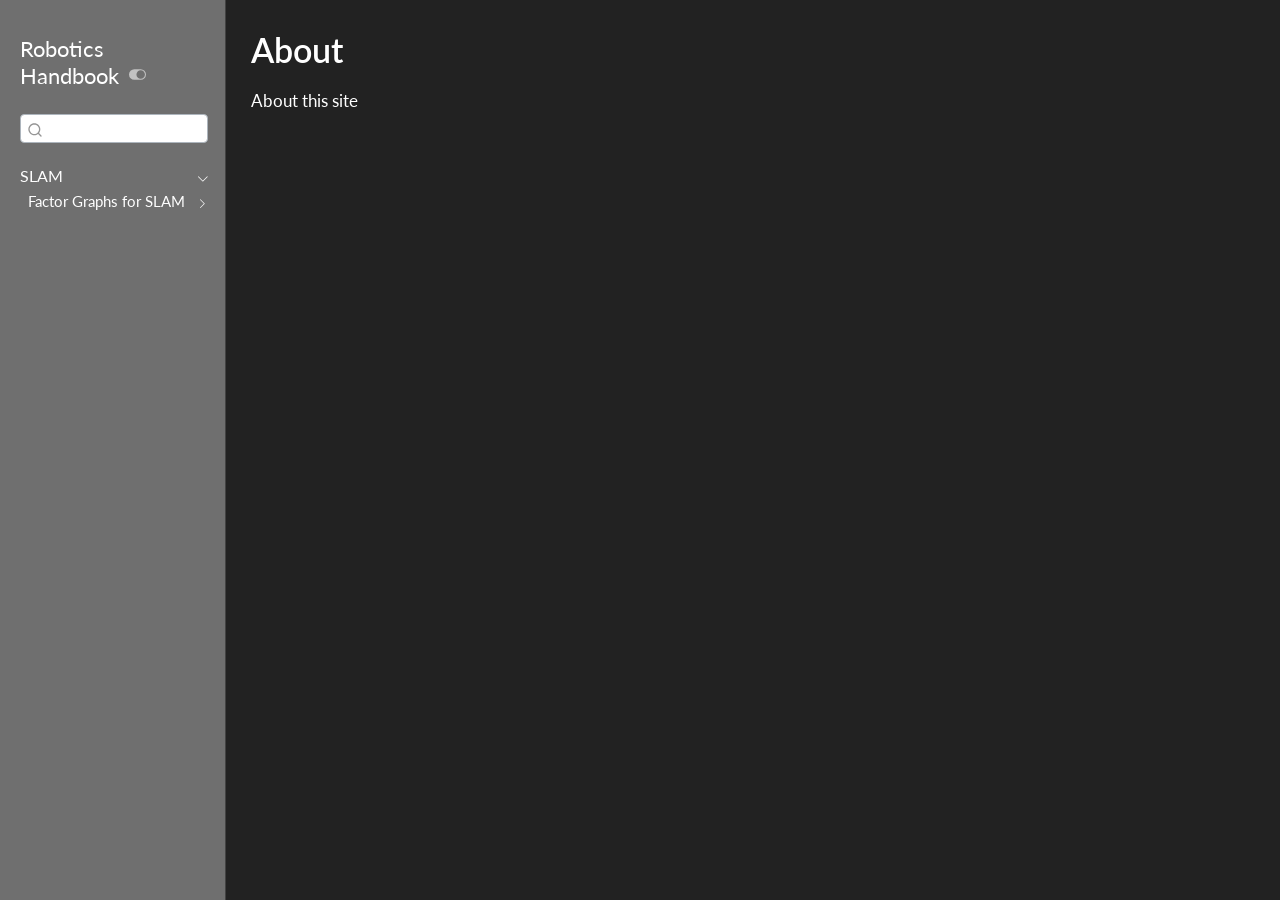
<file: about.html>
<!DOCTYPE html>
<html xmlns="http://www.w3.org/1999/xhtml" lang="en" xml:lang="en"><head>

<meta charset="utf-8">
<meta name="generator" content="quarto-1.9.38">

<meta name="viewport" content="width=device-width, initial-scale=1.0, user-scalable=yes">


<title>About – Robotics Handbook</title>
<style>
/* Default styles provided by pandoc.
** See https://pandoc.org/MANUAL.html#variables-for-html for config info.
*/
code{white-space: pre-wrap;}
span.smallcaps{font-variant: small-caps;}
div.columns{display: flex; gap: min(4vw, 1.5em);}
div.column{flex: auto; overflow-x: auto;}
div.hanging-indent{margin-left: 1.5em; text-indent: -1.5em;}
ul.task-list{list-style: none;}
ul.task-list li input[type="checkbox"] {
  width: 0.8em;
  margin: 0 0.8em 0.2em -1em; /* quarto-specific, see https://github.com/quarto-dev/quarto-cli/issues/4556 */ 
  vertical-align: middle;
}
</style>


<script src="site_libs/quarto-nav/quarto-nav.js"></script>
<script src="site_libs/quarto-nav/headroom.min.js"></script>
<script src="site_libs/clipboard/clipboard.min.js"></script>
<script src="site_libs/quarto-search/autocomplete.umd.js"></script>
<script src="site_libs/quarto-search/fuse.min.js"></script>
<script src="site_libs/quarto-search/quarto-search.js"></script>
<meta name="quarto:offset" content="./">
<script src="site_libs/quarto-html/quarto.js" type="module"></script>
<script src="site_libs/quarto-html/tabsets/tabsets.js" type="module"></script>
<script src="site_libs/quarto-html/popper.min.js"></script>
<script src="site_libs/quarto-html/tippy.umd.min.js"></script>
<script src="site_libs/quarto-html/anchor.min.js"></script>
<link href="site_libs/quarto-html/tippy.css" rel="stylesheet">
<link href="site_libs/quarto-html/quarto-syntax-highlighting-15634bcf2e68342d4ad2dfa704d543f6.css" rel="stylesheet" class="quarto-color-scheme" id="quarto-text-highlighting-styles">
<link href="site_libs/quarto-html/quarto-syntax-highlighting-dark-0a6b7249c26820e032cb0bd839ff02b1.css" rel="stylesheet" class="quarto-color-scheme quarto-color-alternate" id="quarto-text-highlighting-styles">
<script src="site_libs/bootstrap/bootstrap.min.js"></script>
<link href="site_libs/bootstrap/bootstrap-icons.css" rel="stylesheet">
<link href="site_libs/bootstrap/bootstrap-787e033c7b6f65c9dfccb6078e5d2d34.min.css" rel="stylesheet" append-hash="true" class="quarto-color-scheme" id="quarto-bootstrap" data-mode="light">
<link href="site_libs/bootstrap/bootstrap-dark-8487d1d9185897d8e9c8717c2b868418.min.css" rel="stylesheet" append-hash="true" class="quarto-color-scheme quarto-color-alternate" id="quarto-bootstrap" data-mode="dark">
<script id="quarto-search-options" type="application/json">{
  "location": "sidebar",
  "copy-button": false,
  "collapse-after": 3,
  "panel-placement": "start",
  "type": "textbox",
  "limit": 50,
  "keyboard-shortcut": [
    "f",
    "/",
    "s"
  ],
  "show-item-context": false,
  "language": {
    "search-no-results-text": "No results",
    "search-matching-documents-text": "matching documents",
    "search-copy-link-title": "Copy link to search",
    "search-hide-matches-text": "Hide additional matches",
    "search-more-match-text": "more match in this document",
    "search-more-matches-text": "more matches in this document",
    "search-clear-button-title": "Clear",
    "search-text-placeholder": "",
    "search-detached-cancel-button-title": "Cancel",
    "search-submit-button-title": "Submit",
    "search-label": "Search"
  }
}</script>


<link rel="stylesheet" href="styles.css">
</head>

<body class="nav-sidebar docked quarto-dark"><script id="quarto-html-before-body" type="application/javascript">
    const toggleBodyColorMode = (bsSheetEl) => {
      const mode = bsSheetEl.getAttribute("data-mode");
      const bodyEl = window.document.querySelector("body");
      if (mode === "dark") {
        bodyEl.classList.add("quarto-dark");
        bodyEl.classList.remove("quarto-light");
      } else {
        bodyEl.classList.add("quarto-light");
        bodyEl.classList.remove("quarto-dark");
      }
    }
    const toggleBodyColorPrimary = () => {
      const bsSheetEl = window.document.querySelector("link#quarto-bootstrap:not([rel=disabled-stylesheet])");
      if (bsSheetEl) {
        toggleBodyColorMode(bsSheetEl);
      }
    }
    const setColorSchemeToggle = (alternate) => {
      const toggles = window.document.querySelectorAll('.quarto-color-scheme-toggle');
      for (let i=0; i < toggles.length; i++) {
        const toggle = toggles[i];
        if (toggle) {
          if (alternate) {
            toggle.classList.add("alternate");
          } else {
            toggle.classList.remove("alternate");
          }
        }
      }
    };
    const toggleColorMode = (alternate) => {
      // Switch the stylesheets
      const primaryStylesheets = window.document.querySelectorAll('link.quarto-color-scheme:not(.quarto-color-alternate)');
      const alternateStylesheets = window.document.querySelectorAll('link.quarto-color-scheme.quarto-color-alternate');
      manageTransitions('#quarto-margin-sidebar .nav-link', false);
      if (alternate) {
        // note: dark is layered on light, we don't disable primary!
        enableStylesheet(alternateStylesheets);
        for (const sheetNode of alternateStylesheets) {
          if (sheetNode.id === "quarto-bootstrap") {
            toggleBodyColorMode(sheetNode);
          }
        }
      } else {
        disableStylesheet(alternateStylesheets);
        enableStylesheet(primaryStylesheets)
        toggleBodyColorPrimary();
      }
      manageTransitions('#quarto-margin-sidebar .nav-link', true);
      // Switch the toggles
      setColorSchemeToggle(alternate)
      // Hack to workaround the fact that safari doesn't
      // properly recolor the scrollbar when toggling (#1455)
      if (navigator.userAgent.indexOf('Safari') > 0 && navigator.userAgent.indexOf('Chrome') == -1) {
        manageTransitions("body", false);
        window.scrollTo(0, 1);
        setTimeout(() => {
          window.scrollTo(0, 0);
          manageTransitions("body", true);
        }, 40);
      }
    }
    const disableStylesheet = (stylesheets) => {
      for (let i=0; i < stylesheets.length; i++) {
        const stylesheet = stylesheets[i];
        stylesheet.rel = 'disabled-stylesheet';
      }
    }
    const enableStylesheet = (stylesheets) => {
      for (let i=0; i < stylesheets.length; i++) {
        const stylesheet = stylesheets[i];
        if(stylesheet.rel !== 'stylesheet') { // for Chrome, which will still FOUC without this check
          stylesheet.rel = 'stylesheet';
        }
      }
    }
    const manageTransitions = (selector, allowTransitions) => {
      const els = window.document.querySelectorAll(selector);
      for (let i=0; i < els.length; i++) {
        const el = els[i];
        if (allowTransitions) {
          el.classList.remove('notransition');
        } else {
          el.classList.add('notransition');
        }
      }
    }
    const isFileUrl = () => {
      return window.location.protocol === 'file:';
    }
    const hasAlternateSentinel = () => {
      let styleSentinel = getColorSchemeSentinel();
      if (styleSentinel !== null) {
        return styleSentinel === "alternate";
      } else {
        return false;
      }
    }
    const setStyleSentinel = (alternate) => {
      const value = alternate ? "alternate" : "default";
      if (!isFileUrl()) {
        window.localStorage.setItem("quarto-color-scheme", value);
      } else {
        localAlternateSentinel = value;
      }
    }
    const getColorSchemeSentinel = () => {
      if (!isFileUrl()) {
        const storageValue = window.localStorage.getItem("quarto-color-scheme");
        return storageValue != null ? storageValue : localAlternateSentinel;
      } else {
        return localAlternateSentinel;
      }
    }
    const toggleGiscusIfUsed = (isAlternate, darkModeDefault) => {
      const baseTheme = document.querySelector('#giscus-base-theme')?.value ?? 'light';
      const alternateTheme = document.querySelector('#giscus-alt-theme')?.value ?? 'dark';
      let newTheme = '';
      if(authorPrefersDark) {
        newTheme = isAlternate ? baseTheme : alternateTheme;
      } else {
        newTheme = isAlternate ? alternateTheme : baseTheme;
      }
      const changeGiscusTheme = () => {
        // From: https://github.com/giscus/giscus/issues/336
        const sendMessage = (message) => {
          const iframe = document.querySelector('iframe.giscus-frame');
          if (!iframe) return;
          iframe.contentWindow.postMessage({ giscus: message }, 'https://giscus.app');
        }
        sendMessage({
          setConfig: {
            theme: newTheme
          }
        });
      }
      const isGiscussLoaded = window.document.querySelector('iframe.giscus-frame') !== null;
      if (isGiscussLoaded) {
        changeGiscusTheme();
      }
    };
    const authorPrefersDark = true;
    const darkModeDefault = authorPrefersDark;
    let localAlternateSentinel = darkModeDefault ? 'alternate' : 'default';
    // Dark / light mode switch
    window.quartoToggleColorScheme = () => {
      // Read the current dark / light value
      let toAlternate = !hasAlternateSentinel();
      toggleColorMode(toAlternate);
      setStyleSentinel(toAlternate);
      toggleGiscusIfUsed(toAlternate, darkModeDefault);
      window.dispatchEvent(new Event('resize'));
    };
    // Switch to dark mode if need be
    if (hasAlternateSentinel()) {
      toggleColorMode(true);
    } else {
      toggleColorMode(false);
    }
  </script>

<div id="quarto-search-results"></div>
  <header id="quarto-header" class="headroom fixed-top">
  <nav class="quarto-secondary-nav">
    <div class="container-fluid d-flex">
      <button type="button" class="quarto-btn-toggle btn" data-bs-toggle="collapse" role="button" data-bs-target=".quarto-sidebar-collapse-item" aria-controls="quarto-sidebar" aria-expanded="false" aria-label="Toggle sidebar navigation" onclick="if (window.quartoToggleHeadroom) { window.quartoToggleHeadroom(); }">
        <i class="bi bi-layout-text-sidebar-reverse"></i>
      </button>
        <nav class="quarto-page-breadcrumbs" aria-label="breadcrumb"><ol class="breadcrumb"><li class="breadcrumb-item">
      Robotics Handbook
      </li></ol></nav>
        <a class="flex-grow-1" role="navigation" data-bs-toggle="collapse" data-bs-target=".quarto-sidebar-collapse-item" aria-controls="quarto-sidebar" aria-expanded="false" aria-label="Toggle sidebar navigation" onclick="if (window.quartoToggleHeadroom) { window.quartoToggleHeadroom(); }">      
        </a>
      <button type="button" class="btn quarto-search-button" aria-label="Search" onclick="window.quartoOpenSearch();">
        <i class="bi bi-search"></i>
      </button>
    </div>
  </nav>
</header>
<!-- content -->
<div id="quarto-content" class="quarto-container page-columns page-rows-contents page-layout-article">
<!-- sidebar -->
  <nav id="quarto-sidebar" class="sidebar collapse collapse-horizontal quarto-sidebar-collapse-item sidebar-navigation docked overflow-auto">
    <div class="pt-lg-2 mt-2 text-left sidebar-header">
    <div class="sidebar-title mb-0 py-0">
      <a href="./">Robotics Handbook</a> 
        <div class="sidebar-tools-main">
  <a href="" class="quarto-color-scheme-toggle quarto-navigation-tool  px-1" onclick="window.quartoToggleColorScheme(); return false;" title="Toggle dark mode"><i class="bi"></i></a>
</div>
    </div>
      </div>
        <div class="mt-2 flex-shrink-0 align-items-center">
        <div class="sidebar-search">
        <div id="quarto-search" class="" title="Search"></div>
        </div>
        </div>
    <div class="sidebar-menu-container"> 
    <ul class="list-unstyled mt-1">
        <li class="sidebar-item sidebar-item-section">
      <div class="sidebar-item-container"> 
            <a class="sidebar-item-text sidebar-link text-start" data-bs-toggle="collapse" data-bs-target="#quarto-sidebar-section-1" role="navigation" aria-expanded="true">
 <span class="menu-text">SLAM</span></a>
          <a class="sidebar-item-toggle text-start" data-bs-toggle="collapse" data-bs-target="#quarto-sidebar-section-1" role="navigation" aria-expanded="true" aria-label="Toggle section">
            <i class="bi bi-chevron-right ms-2"></i>
          </a> 
      </div>
      <ul id="quarto-sidebar-section-1" class="collapse list-unstyled sidebar-section depth1 show">  
          <li class="sidebar-item sidebar-item-section">
      <div class="sidebar-item-container"> 
            <a class="sidebar-item-text sidebar-link text-start collapsed" data-bs-toggle="collapse" data-bs-target="#quarto-sidebar-section-2" role="navigation" aria-expanded="false">
 <span class="menu-text">Factor Graphs for SLAM</span></a>
          <a class="sidebar-item-toggle text-start collapsed" data-bs-toggle="collapse" data-bs-target="#quarto-sidebar-section-2" role="navigation" aria-expanded="false" aria-label="Toggle section">
            <i class="bi bi-chevron-right ms-2"></i>
          </a> 
      </div>
      <ul id="quarto-sidebar-section-2" class="collapse list-unstyled sidebar-section depth2 ">  
          <li class="sidebar-item">
  <div class="sidebar-item-container"> 
  <a href="./chapters/factor-graphs-slam/overview.html" class="sidebar-item-text sidebar-link">
 <span class="menu-text">Overview</span></a>
  </div>
</li>
          <li class="sidebar-item">
  <div class="sidebar-item-container"> 
  <a href="./chapters/factor-graphs-slam/Visualizing_SLAM_with_factor_graphs.html" class="sidebar-item-text sidebar-link">
 <span class="menu-text">Visualizing Factor Graphs</span></a>
  </div>
</li>
          <li class="sidebar-item">
  <div class="sidebar-item-container"> 
  <a href="./chapters/factor-graphs-slam/least_squares.html" class="sidebar-item-text sidebar-link">
 <span class="menu-text">Least Squares &amp; MAP</span></a>
  </div>
</li>
          <li class="sidebar-item">
  <div class="sidebar-item-container"> 
  <a href="./chapters/factor-graphs-slam/linearization.html" class="sidebar-item-text sidebar-link">
 <span class="menu-text">Linearization &amp; Whitening</span></a>
  </div>
</li>
          <li class="sidebar-item">
  <div class="sidebar-item-container"> 
  <a href="./chapters/factor-graphs-slam/cholesky_qr.html" class="sidebar-item-text sidebar-link">
 <span class="menu-text">Cholesky &amp; QR</span></a>
  </div>
</li>
          <li class="sidebar-item">
  <div class="sidebar-item-container"> 
  <a href="./chapters/factor-graphs-slam/gradient_newton.html" class="sidebar-item-text sidebar-link">
 <span class="menu-text">Optimization Methods</span></a>
  </div>
</li>
      </ul>
  </li>
      </ul>
  </li>
    </ul>
    </div>
</nav>
<div id="quarto-sidebar-glass" class="quarto-sidebar-collapse-item" data-bs-toggle="collapse" data-bs-target=".quarto-sidebar-collapse-item"></div>
<!-- margin-sidebar -->
    <div id="quarto-margin-sidebar" class="sidebar margin-sidebar zindex-bottom">
        
    </div>
<!-- main -->
<main class="content" id="quarto-document-content">


<header id="title-block-header" class="quarto-title-block default">
<div class="quarto-title">
<h1 class="title">About</h1>
</div>



<div class="quarto-title-meta">

    
  
    
  </div>
  


</header>


<p>About this site</p>



</main> <!-- /main -->
<script id="quarto-html-after-body" type="application/javascript">
  window.document.addEventListener("DOMContentLoaded", function (event) {
    // Ensure there is a toggle, if there isn't float one in the top right
    if (window.document.querySelector('.quarto-color-scheme-toggle') === null) {
      const a = window.document.createElement('a');
      a.classList.add('top-right');
      a.classList.add('quarto-color-scheme-toggle');
      a.href = "";
      a.onclick = function() { try { window.quartoToggleColorScheme(); } catch {} return false; };
      const i = window.document.createElement("i");
      i.classList.add('bi');
      a.appendChild(i);
      window.document.body.appendChild(a);
    }
    setColorSchemeToggle(hasAlternateSentinel())
    const icon = "";
    const anchorJS = new window.AnchorJS();
    anchorJS.options = {
      placement: 'right',
      icon: icon
    };
    anchorJS.add('.anchored');
    const isCodeAnnotation = (el) => {
      for (const clz of el.classList) {
        if (clz.startsWith('code-annotation-')) {                     
          return true;
        }
      }
      return false;
    }
    const onCopySuccess = function(e) {
      // button target
      const button = e.trigger;
      // don't keep focus
      button.blur();
      // flash "checked"
      button.classList.add('code-copy-button-checked');
      var currentTitle = button.getAttribute("title");
      button.setAttribute("title", "Copied!");
      let tooltip;
      if (window.bootstrap) {
        button.setAttribute("data-bs-toggle", "tooltip");
        button.setAttribute("data-bs-placement", "left");
        button.setAttribute("data-bs-title", "Copied!");
        tooltip = new bootstrap.Tooltip(button, 
          { trigger: "manual", 
            customClass: "code-copy-button-tooltip",
            offset: [0, -8]});
        tooltip.show();    
      }
      setTimeout(function() {
        if (tooltip) {
          tooltip.hide();
          button.removeAttribute("data-bs-title");
          button.removeAttribute("data-bs-toggle");
          button.removeAttribute("data-bs-placement");
        }
        button.setAttribute("title", currentTitle);
        button.classList.remove('code-copy-button-checked');
      }, 1000);
      // clear code selection
      e.clearSelection();
    }
    const getTextToCopy = function(trigger) {
      const outerScaffold = trigger.parentElement.cloneNode(true);
      const codeEl = outerScaffold.querySelector('code');
      for (const childEl of codeEl.children) {
        if (isCodeAnnotation(childEl)) {
          childEl.remove();
        }
      }
      return codeEl.innerText;
    }
    const clipboard = new window.ClipboardJS('.code-copy-button:not([data-in-quarto-modal])', {
      text: getTextToCopy
    });
    clipboard.on('success', onCopySuccess);
    if (window.document.getElementById('quarto-embedded-source-code-modal')) {
      const clipboardModal = new window.ClipboardJS('.code-copy-button[data-in-quarto-modal]', {
        text: getTextToCopy,
        container: window.document.getElementById('quarto-embedded-source-code-modal')
      });
      clipboardModal.on('success', onCopySuccess);
    }
      var localhostRegex = new RegExp(/^(?:http|https):\/\/localhost\:?[0-9]*\//);
      var mailtoRegex = new RegExp(/^mailto:/);
        var filterRegex = new RegExp("https:\/\/Sarveshkhire001\.github\.io\/robotics-handbook\/");
      var isInternal = (href) => {
          return filterRegex.test(href) || localhostRegex.test(href) || mailtoRegex.test(href);
      }
      // Inspect non-navigation links and adorn them if external
     var links = window.document.querySelectorAll('a[href]:not(.nav-link):not(.navbar-brand):not(.toc-action):not(.sidebar-link):not(.sidebar-item-toggle):not(.pagination-link):not(.no-external):not([aria-hidden]):not(.dropdown-item):not(.quarto-navigation-tool):not(.about-link)');
      for (var i=0; i<links.length; i++) {
        const link = links[i];
        if (!isInternal(link.href)) {
          // undo the damage that might have been done by quarto-nav.js in the case of
          // links that we want to consider external
          if (link.dataset.originalHref !== undefined) {
            link.href = link.dataset.originalHref;
          }
        }
      }
    function tippyHover(el, contentFn, onTriggerFn, onUntriggerFn) {
      const config = {
        allowHTML: true,
        maxWidth: 500,
        delay: 100,
        arrow: false,
        appendTo: function(el) {
            return el.parentElement;
        },
        interactive: true,
        interactiveBorder: 10,
        theme: 'quarto',
        placement: 'bottom-start',
      };
      if (contentFn) {
        config.content = contentFn;
      }
      if (onTriggerFn) {
        config.onTrigger = onTriggerFn;
      }
      if (onUntriggerFn) {
        config.onUntrigger = onUntriggerFn;
      }
      window.tippy(el, config); 
    }
    const noterefs = window.document.querySelectorAll('a[role="doc-noteref"]');
    for (var i=0; i<noterefs.length; i++) {
      const ref = noterefs[i];
      tippyHover(ref, function() {
        // use id or data attribute instead here
        let href = ref.getAttribute('data-footnote-href') || ref.getAttribute('href');
        try { href = new URL(href).hash; } catch {}
        const id = href.replace(/^#\/?/, "");
        const note = window.document.getElementById(id);
        if (note) {
          return note.innerHTML;
        } else {
          return "";
        }
      });
    }
    const xrefs = window.document.querySelectorAll('a.quarto-xref');
    const processXRef = (id, note) => {
      // Strip column container classes
      const stripColumnClz = (el) => {
        el.classList.remove("page-full", "page-columns");
        if (el.children) {
          for (const child of el.children) {
            stripColumnClz(child);
          }
        }
      }
      stripColumnClz(note)
      if (id === null || id.startsWith('sec-')) {
        // Special case sections, only their first couple elements
        const container = document.createElement("div");
        if (note.children && note.children.length > 2) {
          container.appendChild(note.children[0].cloneNode(true));
          for (let i = 1; i < note.children.length; i++) {
            const child = note.children[i];
            if (child.tagName === "P" && child.innerText === "") {
              continue;
            } else {
              container.appendChild(child.cloneNode(true));
              break;
            }
          }
          if (window.Quarto?.typesetMath) {
            window.Quarto.typesetMath(container);
          }
          return container.innerHTML
        } else {
          if (window.Quarto?.typesetMath) {
            window.Quarto.typesetMath(note);
          }
          return note.innerHTML;
        }
      } else {
        // Remove any anchor links if they are present
        const anchorLink = note.querySelector('a.anchorjs-link');
        if (anchorLink) {
          anchorLink.remove();
        }
        if (window.Quarto?.typesetMath) {
          window.Quarto.typesetMath(note);
        }
        if (note.classList.contains("callout")) {
          return note.outerHTML;
        } else {
          return note.innerHTML;
        }
      }
    }
    for (var i=0; i<xrefs.length; i++) {
      const xref = xrefs[i];
      tippyHover(xref, undefined, function(instance) {
        instance.disable();
        let url = xref.getAttribute('href');
        let hash = undefined; 
        if (url.startsWith('#')) {
          hash = url;
        } else {
          try { hash = new URL(url).hash; } catch {}
        }
        if (hash) {
          const id = hash.replace(/^#\/?/, "");
          const note = window.document.getElementById(id);
          if (note !== null) {
            try {
              const html = processXRef(id, note.cloneNode(true));
              instance.setContent(html);
            } finally {
              instance.enable();
              instance.show();
            }
          } else {
            // See if we can fetch this
            fetch(url.split('#')[0])
            .then(res => res.text())
            .then(html => {
              const parser = new DOMParser();
              const htmlDoc = parser.parseFromString(html, "text/html");
              const note = htmlDoc.getElementById(id);
              if (note !== null) {
                const html = processXRef(id, note);
                instance.setContent(html);
              } 
            }).finally(() => {
              instance.enable();
              instance.show();
            });
          }
        } else {
          // See if we can fetch a full url (with no hash to target)
          // This is a special case and we should probably do some content thinning / targeting
          fetch(url)
          .then(res => res.text())
          .then(html => {
            const parser = new DOMParser();
            const htmlDoc = parser.parseFromString(html, "text/html");
            const note = htmlDoc.querySelector('main.content');
            if (note !== null) {
              // This should only happen for chapter cross references
              // (since there is no id in the URL)
              // remove the first header
              if (note.children.length > 0 && note.children[0].tagName === "HEADER") {
                note.children[0].remove();
              }
              const html = processXRef(null, note);
              instance.setContent(html);
            } 
          }).finally(() => {
            instance.enable();
            instance.show();
          });
        }
      }, function(instance) {
      });
    }
        let selectedAnnoteEl;
        const selectorForAnnotation = ( cell, annotation) => {
          let cellAttr = 'data-code-cell="' + cell + '"';
          let lineAttr = 'data-code-annotation="' +  annotation + '"';
          const selector = 'span[' + cellAttr + '][' + lineAttr + ']';
          return selector;
        }
        const selectCodeLines = (annoteEl) => {
          const doc = window.document;
          const targetCell = annoteEl.getAttribute("data-target-cell");
          const targetAnnotation = annoteEl.getAttribute("data-target-annotation");
          const annoteSpan = window.document.querySelector(selectorForAnnotation(targetCell, targetAnnotation));
          const lines = annoteSpan.getAttribute("data-code-lines").split(",");
          const lineIds = lines.map((line) => {
            return targetCell + "-" + line;
          })
          let top = null;
          let height = null;
          let parent = null;
          if (lineIds.length > 0) {
              //compute the position of the single el (top and bottom and make a div)
              const el = window.document.getElementById(lineIds[0]);
              top = el.offsetTop;
              height = el.offsetHeight;
              parent = el.parentElement.parentElement;
            if (lineIds.length > 1) {
              const lastEl = window.document.getElementById(lineIds[lineIds.length - 1]);
              const bottom = lastEl.offsetTop + lastEl.offsetHeight;
              height = bottom - top;
            }
            if (top !== null && height !== null && parent !== null) {
              // cook up a div (if necessary) and position it 
              let div = window.document.getElementById("code-annotation-line-highlight");
              if (div === null) {
                div = window.document.createElement("div");
                div.setAttribute("id", "code-annotation-line-highlight");
                div.style.position = 'absolute';
                parent.appendChild(div);
              }
              div.style.top = top - 2 + "px";
              div.style.height = height + 4 + "px";
              div.style.left = 0;
              let gutterDiv = window.document.getElementById("code-annotation-line-highlight-gutter");
              if (gutterDiv === null) {
                gutterDiv = window.document.createElement("div");
                gutterDiv.setAttribute("id", "code-annotation-line-highlight-gutter");
                gutterDiv.style.position = 'absolute';
                const codeCell = window.document.getElementById(targetCell);
                const gutter = codeCell.querySelector('.code-annotation-gutter');
                gutter.appendChild(gutterDiv);
              }
              gutterDiv.style.top = top - 2 + "px";
              gutterDiv.style.height = height + 4 + "px";
            }
            selectedAnnoteEl = annoteEl;
          }
        };
        const unselectCodeLines = () => {
          const elementsIds = ["code-annotation-line-highlight", "code-annotation-line-highlight-gutter"];
          elementsIds.forEach((elId) => {
            const div = window.document.getElementById(elId);
            if (div) {
              div.remove();
            }
          });
          selectedAnnoteEl = undefined;
        };
          // Handle positioning of the toggle
      window.addEventListener(
        "resize",
        throttle(() => {
          elRect = undefined;
          if (selectedAnnoteEl) {
            selectCodeLines(selectedAnnoteEl);
          }
        }, 10)
      );
      function throttle(fn, ms) {
      let throttle = false;
      let timer;
        return (...args) => {
          if(!throttle) { // first call gets through
              fn.apply(this, args);
              throttle = true;
          } else { // all the others get throttled
              if(timer) clearTimeout(timer); // cancel #2
              timer = setTimeout(() => {
                fn.apply(this, args);
                timer = throttle = false;
              }, ms);
          }
        };
      }
        // Attach click handler to the DT
        const annoteDls = window.document.querySelectorAll('dt[data-target-cell]');
        for (const annoteDlNode of annoteDls) {
          annoteDlNode.addEventListener('click', (event) => {
            const clickedEl = event.target;
            if (clickedEl !== selectedAnnoteEl) {
              unselectCodeLines();
              const activeEl = window.document.querySelector('dt[data-target-cell].code-annotation-active');
              if (activeEl) {
                activeEl.classList.remove('code-annotation-active');
              }
              selectCodeLines(clickedEl);
              clickedEl.classList.add('code-annotation-active');
            } else {
              // Unselect the line
              unselectCodeLines();
              clickedEl.classList.remove('code-annotation-active');
            }
          });
        }
    const findCites = (el) => {
      const parentEl = el.parentElement;
      if (parentEl) {
        const cites = parentEl.dataset.cites;
        if (cites) {
          return {
            el,
            cites: cites.split(' ')
          };
        } else {
          return findCites(el.parentElement)
        }
      } else {
        return undefined;
      }
    };
    var bibliorefs = window.document.querySelectorAll('a[role="doc-biblioref"]');
    for (var i=0; i<bibliorefs.length; i++) {
      const ref = bibliorefs[i];
      const citeInfo = findCites(ref);
      if (citeInfo) {
        tippyHover(citeInfo.el, function() {
          var popup = window.document.createElement('div');
          citeInfo.cites.forEach(function(cite) {
            var citeDiv = window.document.createElement('div');
            citeDiv.classList.add('hanging-indent');
            citeDiv.classList.add('csl-entry');
            var biblioDiv = window.document.getElementById('ref-' + cite);
            if (biblioDiv) {
              citeDiv.innerHTML = biblioDiv.innerHTML;
            }
            popup.appendChild(citeDiv);
          });
          return popup.innerHTML;
        });
      }
    }
  });
  </script>
</div> <!-- /content -->




</body></html>
</file>
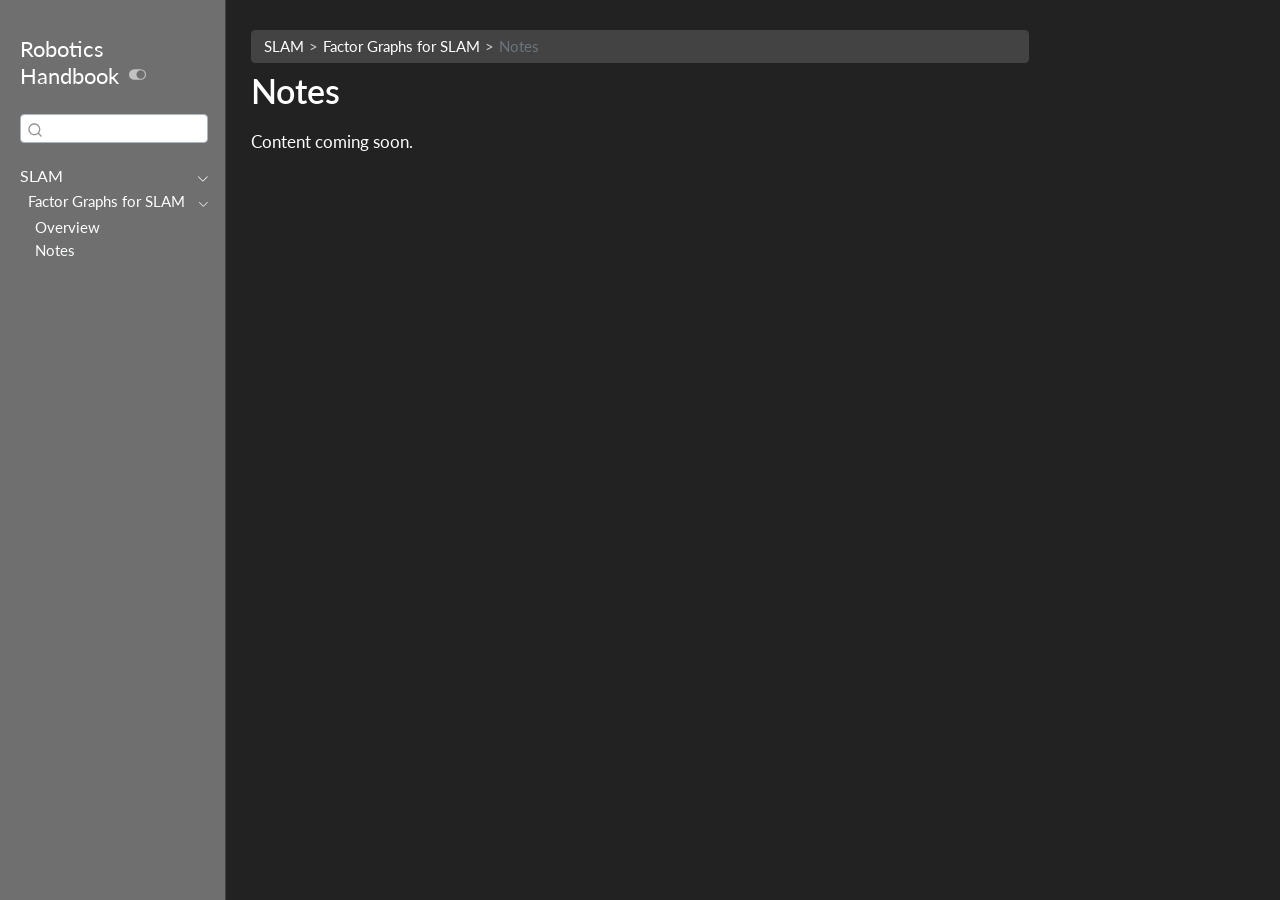
<file: chapters/factor-graphs-slam/notes.html>
<!DOCTYPE html>
<html xmlns="http://www.w3.org/1999/xhtml" lang="en" xml:lang="en"><head>

<meta charset="utf-8">
<meta name="generator" content="quarto-1.9.38">

<meta name="viewport" content="width=device-width, initial-scale=1.0, user-scalable=yes">


<title>Notes – Robotics Handbook</title>
<style>
/* Default styles provided by pandoc.
** See https://pandoc.org/MANUAL.html#variables-for-html for config info.
*/
code{white-space: pre-wrap;}
span.smallcaps{font-variant: small-caps;}
div.columns{display: flex; gap: min(4vw, 1.5em);}
div.column{flex: auto; overflow-x: auto;}
div.hanging-indent{margin-left: 1.5em; text-indent: -1.5em;}
ul.task-list{list-style: none;}
ul.task-list li input[type="checkbox"] {
  width: 0.8em;
  margin: 0 0.8em 0.2em -1em; /* quarto-specific, see https://github.com/quarto-dev/quarto-cli/issues/4556 */ 
  vertical-align: middle;
}
</style>


<script src="../../site_libs/quarto-nav/quarto-nav.js"></script>
<script src="../../site_libs/quarto-nav/headroom.min.js"></script>
<script src="../../site_libs/clipboard/clipboard.min.js"></script>
<script src="../../site_libs/quarto-search/autocomplete.umd.js"></script>
<script src="../../site_libs/quarto-search/fuse.min.js"></script>
<script src="../../site_libs/quarto-search/quarto-search.js"></script>
<meta name="quarto:offset" content="../../">
<script src="../../site_libs/quarto-html/quarto.js" type="module"></script>
<script src="../../site_libs/quarto-html/tabsets/tabsets.js" type="module"></script>
<script src="../../site_libs/quarto-html/popper.min.js"></script>
<script src="../../site_libs/quarto-html/tippy.umd.min.js"></script>
<script src="../../site_libs/quarto-html/anchor.min.js"></script>
<link href="../../site_libs/quarto-html/tippy.css" rel="stylesheet">
<link href="../../site_libs/quarto-html/quarto-syntax-highlighting-15634bcf2e68342d4ad2dfa704d543f6.css" rel="stylesheet" class="quarto-color-scheme" id="quarto-text-highlighting-styles">
<link href="../../site_libs/quarto-html/quarto-syntax-highlighting-dark-0a6b7249c26820e032cb0bd839ff02b1.css" rel="stylesheet" class="quarto-color-scheme quarto-color-alternate" id="quarto-text-highlighting-styles">
<script src="../../site_libs/bootstrap/bootstrap.min.js"></script>
<link href="../../site_libs/bootstrap/bootstrap-icons.css" rel="stylesheet">
<link href="../../site_libs/bootstrap/bootstrap-787e033c7b6f65c9dfccb6078e5d2d34.min.css" rel="stylesheet" append-hash="true" class="quarto-color-scheme" id="quarto-bootstrap" data-mode="light">
<link href="../../site_libs/bootstrap/bootstrap-dark-8487d1d9185897d8e9c8717c2b868418.min.css" rel="stylesheet" append-hash="true" class="quarto-color-scheme quarto-color-alternate" id="quarto-bootstrap" data-mode="dark">
<script id="quarto-search-options" type="application/json">{
  "location": "sidebar",
  "copy-button": false,
  "collapse-after": 3,
  "panel-placement": "start",
  "type": "textbox",
  "limit": 50,
  "keyboard-shortcut": [
    "f",
    "/",
    "s"
  ],
  "show-item-context": false,
  "language": {
    "search-no-results-text": "No results",
    "search-matching-documents-text": "matching documents",
    "search-copy-link-title": "Copy link to search",
    "search-hide-matches-text": "Hide additional matches",
    "search-more-match-text": "more match in this document",
    "search-more-matches-text": "more matches in this document",
    "search-clear-button-title": "Clear",
    "search-text-placeholder": "",
    "search-detached-cancel-button-title": "Cancel",
    "search-submit-button-title": "Submit",
    "search-label": "Search"
  }
}</script>


<link rel="stylesheet" href="../../styles.css">
</head>

<body class="nav-sidebar docked quarto-dark"><script id="quarto-html-before-body" type="application/javascript">
    const toggleBodyColorMode = (bsSheetEl) => {
      const mode = bsSheetEl.getAttribute("data-mode");
      const bodyEl = window.document.querySelector("body");
      if (mode === "dark") {
        bodyEl.classList.add("quarto-dark");
        bodyEl.classList.remove("quarto-light");
      } else {
        bodyEl.classList.add("quarto-light");
        bodyEl.classList.remove("quarto-dark");
      }
    }
    const toggleBodyColorPrimary = () => {
      const bsSheetEl = window.document.querySelector("link#quarto-bootstrap:not([rel=disabled-stylesheet])");
      if (bsSheetEl) {
        toggleBodyColorMode(bsSheetEl);
      }
    }
    const setColorSchemeToggle = (alternate) => {
      const toggles = window.document.querySelectorAll('.quarto-color-scheme-toggle');
      for (let i=0; i < toggles.length; i++) {
        const toggle = toggles[i];
        if (toggle) {
          if (alternate) {
            toggle.classList.add("alternate");
          } else {
            toggle.classList.remove("alternate");
          }
        }
      }
    };
    const toggleColorMode = (alternate) => {
      // Switch the stylesheets
      const primaryStylesheets = window.document.querySelectorAll('link.quarto-color-scheme:not(.quarto-color-alternate)');
      const alternateStylesheets = window.document.querySelectorAll('link.quarto-color-scheme.quarto-color-alternate');
      manageTransitions('#quarto-margin-sidebar .nav-link', false);
      if (alternate) {
        // note: dark is layered on light, we don't disable primary!
        enableStylesheet(alternateStylesheets);
        for (const sheetNode of alternateStylesheets) {
          if (sheetNode.id === "quarto-bootstrap") {
            toggleBodyColorMode(sheetNode);
          }
        }
      } else {
        disableStylesheet(alternateStylesheets);
        enableStylesheet(primaryStylesheets)
        toggleBodyColorPrimary();
      }
      manageTransitions('#quarto-margin-sidebar .nav-link', true);
      // Switch the toggles
      setColorSchemeToggle(alternate)
      // Hack to workaround the fact that safari doesn't
      // properly recolor the scrollbar when toggling (#1455)
      if (navigator.userAgent.indexOf('Safari') > 0 && navigator.userAgent.indexOf('Chrome') == -1) {
        manageTransitions("body", false);
        window.scrollTo(0, 1);
        setTimeout(() => {
          window.scrollTo(0, 0);
          manageTransitions("body", true);
        }, 40);
      }
    }
    const disableStylesheet = (stylesheets) => {
      for (let i=0; i < stylesheets.length; i++) {
        const stylesheet = stylesheets[i];
        stylesheet.rel = 'disabled-stylesheet';
      }
    }
    const enableStylesheet = (stylesheets) => {
      for (let i=0; i < stylesheets.length; i++) {
        const stylesheet = stylesheets[i];
        if(stylesheet.rel !== 'stylesheet') { // for Chrome, which will still FOUC without this check
          stylesheet.rel = 'stylesheet';
        }
      }
    }
    const manageTransitions = (selector, allowTransitions) => {
      const els = window.document.querySelectorAll(selector);
      for (let i=0; i < els.length; i++) {
        const el = els[i];
        if (allowTransitions) {
          el.classList.remove('notransition');
        } else {
          el.classList.add('notransition');
        }
      }
    }
    const isFileUrl = () => {
      return window.location.protocol === 'file:';
    }
    const hasAlternateSentinel = () => {
      let styleSentinel = getColorSchemeSentinel();
      if (styleSentinel !== null) {
        return styleSentinel === "alternate";
      } else {
        return false;
      }
    }
    const setStyleSentinel = (alternate) => {
      const value = alternate ? "alternate" : "default";
      if (!isFileUrl()) {
        window.localStorage.setItem("quarto-color-scheme", value);
      } else {
        localAlternateSentinel = value;
      }
    }
    const getColorSchemeSentinel = () => {
      if (!isFileUrl()) {
        const storageValue = window.localStorage.getItem("quarto-color-scheme");
        return storageValue != null ? storageValue : localAlternateSentinel;
      } else {
        return localAlternateSentinel;
      }
    }
    const toggleGiscusIfUsed = (isAlternate, darkModeDefault) => {
      const baseTheme = document.querySelector('#giscus-base-theme')?.value ?? 'light';
      const alternateTheme = document.querySelector('#giscus-alt-theme')?.value ?? 'dark';
      let newTheme = '';
      if(authorPrefersDark) {
        newTheme = isAlternate ? baseTheme : alternateTheme;
      } else {
        newTheme = isAlternate ? alternateTheme : baseTheme;
      }
      const changeGiscusTheme = () => {
        // From: https://github.com/giscus/giscus/issues/336
        const sendMessage = (message) => {
          const iframe = document.querySelector('iframe.giscus-frame');
          if (!iframe) return;
          iframe.contentWindow.postMessage({ giscus: message }, 'https://giscus.app');
        }
        sendMessage({
          setConfig: {
            theme: newTheme
          }
        });
      }
      const isGiscussLoaded = window.document.querySelector('iframe.giscus-frame') !== null;
      if (isGiscussLoaded) {
        changeGiscusTheme();
      }
    };
    const authorPrefersDark = true;
    const darkModeDefault = authorPrefersDark;
    let localAlternateSentinel = darkModeDefault ? 'alternate' : 'default';
    // Dark / light mode switch
    window.quartoToggleColorScheme = () => {
      // Read the current dark / light value
      let toAlternate = !hasAlternateSentinel();
      toggleColorMode(toAlternate);
      setStyleSentinel(toAlternate);
      toggleGiscusIfUsed(toAlternate, darkModeDefault);
      window.dispatchEvent(new Event('resize'));
    };
    // Switch to dark mode if need be
    if (hasAlternateSentinel()) {
      toggleColorMode(true);
    } else {
      toggleColorMode(false);
    }
  </script>

<div id="quarto-search-results"></div>
  <header id="quarto-header" class="headroom fixed-top">
  <nav class="quarto-secondary-nav">
    <div class="container-fluid d-flex">
      <button type="button" class="quarto-btn-toggle btn" data-bs-toggle="collapse" role="button" data-bs-target=".quarto-sidebar-collapse-item" aria-controls="quarto-sidebar" aria-expanded="false" aria-label="Toggle sidebar navigation" onclick="if (window.quartoToggleHeadroom) { window.quartoToggleHeadroom(); }">
        <i class="bi bi-layout-text-sidebar-reverse"></i>
      </button>
        <nav class="quarto-page-breadcrumbs" aria-label="breadcrumb"><ol class="breadcrumb"><li class="breadcrumb-item">SLAM</li><li class="breadcrumb-item"><a href="../../chapters/factor-graphs-slam/overview.html">Factor Graphs for SLAM</a></li><li class="breadcrumb-item"><a href="../../chapters/factor-graphs-slam/notes.html">Notes</a></li></ol></nav>
        <a class="flex-grow-1" role="navigation" data-bs-toggle="collapse" data-bs-target=".quarto-sidebar-collapse-item" aria-controls="quarto-sidebar" aria-expanded="false" aria-label="Toggle sidebar navigation" onclick="if (window.quartoToggleHeadroom) { window.quartoToggleHeadroom(); }">      
        </a>
      <button type="button" class="btn quarto-search-button" aria-label="Search" onclick="window.quartoOpenSearch();">
        <i class="bi bi-search"></i>
      </button>
    </div>
  </nav>
</header>
<!-- content -->
<div id="quarto-content" class="quarto-container page-columns page-rows-contents page-layout-article">
<!-- sidebar -->
  <nav id="quarto-sidebar" class="sidebar collapse collapse-horizontal quarto-sidebar-collapse-item sidebar-navigation docked overflow-auto">
    <div class="pt-lg-2 mt-2 text-left sidebar-header">
    <div class="sidebar-title mb-0 py-0">
      <a href="../../">Robotics Handbook</a> 
        <div class="sidebar-tools-main">
  <a href="" class="quarto-color-scheme-toggle quarto-navigation-tool  px-1" onclick="window.quartoToggleColorScheme(); return false;" title="Toggle dark mode"><i class="bi"></i></a>
</div>
    </div>
      </div>
        <div class="mt-2 flex-shrink-0 align-items-center">
        <div class="sidebar-search">
        <div id="quarto-search" class="" title="Search"></div>
        </div>
        </div>
    <div class="sidebar-menu-container"> 
    <ul class="list-unstyled mt-1">
        <li class="sidebar-item sidebar-item-section">
      <div class="sidebar-item-container"> 
            <a class="sidebar-item-text sidebar-link text-start" data-bs-toggle="collapse" data-bs-target="#quarto-sidebar-section-1" role="navigation" aria-expanded="true">
 <span class="menu-text">SLAM</span></a>
          <a class="sidebar-item-toggle text-start" data-bs-toggle="collapse" data-bs-target="#quarto-sidebar-section-1" role="navigation" aria-expanded="true" aria-label="Toggle section">
            <i class="bi bi-chevron-right ms-2"></i>
          </a> 
      </div>
      <ul id="quarto-sidebar-section-1" class="collapse list-unstyled sidebar-section depth1 show">  
          <li class="sidebar-item sidebar-item-section">
      <div class="sidebar-item-container"> 
            <a class="sidebar-item-text sidebar-link text-start" data-bs-toggle="collapse" data-bs-target="#quarto-sidebar-section-2" role="navigation" aria-expanded="true">
 <span class="menu-text">Factor Graphs for SLAM</span></a>
          <a class="sidebar-item-toggle text-start" data-bs-toggle="collapse" data-bs-target="#quarto-sidebar-section-2" role="navigation" aria-expanded="true" aria-label="Toggle section">
            <i class="bi bi-chevron-right ms-2"></i>
          </a> 
      </div>
      <ul id="quarto-sidebar-section-2" class="collapse list-unstyled sidebar-section depth2 show">  
          <li class="sidebar-item">
  <div class="sidebar-item-container"> 
  <a href="../../chapters/factor-graphs-slam/overview.html" class="sidebar-item-text sidebar-link">
 <span class="menu-text">Overview</span></a>
  </div>
</li>
          <li class="sidebar-item">
  <div class="sidebar-item-container"> 
  <a href="../../chapters/factor-graphs-slam/notes.html" class="sidebar-item-text sidebar-link active">
 <span class="menu-text">Notes</span></a>
  </div>
</li>
      </ul>
  </li>
      </ul>
  </li>
    </ul>
    </div>
</nav>
<div id="quarto-sidebar-glass" class="quarto-sidebar-collapse-item" data-bs-toggle="collapse" data-bs-target=".quarto-sidebar-collapse-item"></div>
<!-- margin-sidebar -->
    <div id="quarto-margin-sidebar" class="sidebar margin-sidebar zindex-bottom">
        
    </div>
<!-- main -->
<main class="content" id="quarto-document-content">


<header id="title-block-header" class="quarto-title-block default"><nav class="quarto-page-breadcrumbs quarto-title-breadcrumbs d-none d-lg-block" aria-label="breadcrumb"><ol class="breadcrumb"><li class="breadcrumb-item">SLAM</li><li class="breadcrumb-item"><a href="../../chapters/factor-graphs-slam/overview.html">Factor Graphs for SLAM</a></li><li class="breadcrumb-item"><a href="../../chapters/factor-graphs-slam/notes.html">Notes</a></li></ol></nav>
<div class="quarto-title">
<h1 class="title">Notes</h1>
</div>



<div class="quarto-title-meta">

    
  
    
  </div>
  


</header>


<p>Content coming soon.</p>



</main> <!-- /main -->
<script id="quarto-html-after-body" type="application/javascript">
  window.document.addEventListener("DOMContentLoaded", function (event) {
    // Ensure there is a toggle, if there isn't float one in the top right
    if (window.document.querySelector('.quarto-color-scheme-toggle') === null) {
      const a = window.document.createElement('a');
      a.classList.add('top-right');
      a.classList.add('quarto-color-scheme-toggle');
      a.href = "";
      a.onclick = function() { try { window.quartoToggleColorScheme(); } catch {} return false; };
      const i = window.document.createElement("i");
      i.classList.add('bi');
      a.appendChild(i);
      window.document.body.appendChild(a);
    }
    setColorSchemeToggle(hasAlternateSentinel())
    const icon = "";
    const anchorJS = new window.AnchorJS();
    anchorJS.options = {
      placement: 'right',
      icon: icon
    };
    anchorJS.add('.anchored');
    const isCodeAnnotation = (el) => {
      for (const clz of el.classList) {
        if (clz.startsWith('code-annotation-')) {                     
          return true;
        }
      }
      return false;
    }
    const onCopySuccess = function(e) {
      // button target
      const button = e.trigger;
      // don't keep focus
      button.blur();
      // flash "checked"
      button.classList.add('code-copy-button-checked');
      var currentTitle = button.getAttribute("title");
      button.setAttribute("title", "Copied!");
      let tooltip;
      if (window.bootstrap) {
        button.setAttribute("data-bs-toggle", "tooltip");
        button.setAttribute("data-bs-placement", "left");
        button.setAttribute("data-bs-title", "Copied!");
        tooltip = new bootstrap.Tooltip(button, 
          { trigger: "manual", 
            customClass: "code-copy-button-tooltip",
            offset: [0, -8]});
        tooltip.show();    
      }
      setTimeout(function() {
        if (tooltip) {
          tooltip.hide();
          button.removeAttribute("data-bs-title");
          button.removeAttribute("data-bs-toggle");
          button.removeAttribute("data-bs-placement");
        }
        button.setAttribute("title", currentTitle);
        button.classList.remove('code-copy-button-checked');
      }, 1000);
      // clear code selection
      e.clearSelection();
    }
    const getTextToCopy = function(trigger) {
      const outerScaffold = trigger.parentElement.cloneNode(true);
      const codeEl = outerScaffold.querySelector('code');
      for (const childEl of codeEl.children) {
        if (isCodeAnnotation(childEl)) {
          childEl.remove();
        }
      }
      return codeEl.innerText;
    }
    const clipboard = new window.ClipboardJS('.code-copy-button:not([data-in-quarto-modal])', {
      text: getTextToCopy
    });
    clipboard.on('success', onCopySuccess);
    if (window.document.getElementById('quarto-embedded-source-code-modal')) {
      const clipboardModal = new window.ClipboardJS('.code-copy-button[data-in-quarto-modal]', {
        text: getTextToCopy,
        container: window.document.getElementById('quarto-embedded-source-code-modal')
      });
      clipboardModal.on('success', onCopySuccess);
    }
      var localhostRegex = new RegExp(/^(?:http|https):\/\/localhost\:?[0-9]*\//);
      var mailtoRegex = new RegExp(/^mailto:/);
        var filterRegex = new RegExp('/' + window.location.host + '/');
      var isInternal = (href) => {
          return filterRegex.test(href) || localhostRegex.test(href) || mailtoRegex.test(href);
      }
      // Inspect non-navigation links and adorn them if external
     var links = window.document.querySelectorAll('a[href]:not(.nav-link):not(.navbar-brand):not(.toc-action):not(.sidebar-link):not(.sidebar-item-toggle):not(.pagination-link):not(.no-external):not([aria-hidden]):not(.dropdown-item):not(.quarto-navigation-tool):not(.about-link)');
      for (var i=0; i<links.length; i++) {
        const link = links[i];
        if (!isInternal(link.href)) {
          // undo the damage that might have been done by quarto-nav.js in the case of
          // links that we want to consider external
          if (link.dataset.originalHref !== undefined) {
            link.href = link.dataset.originalHref;
          }
        }
      }
    function tippyHover(el, contentFn, onTriggerFn, onUntriggerFn) {
      const config = {
        allowHTML: true,
        maxWidth: 500,
        delay: 100,
        arrow: false,
        appendTo: function(el) {
            return el.parentElement;
        },
        interactive: true,
        interactiveBorder: 10,
        theme: 'quarto',
        placement: 'bottom-start',
      };
      if (contentFn) {
        config.content = contentFn;
      }
      if (onTriggerFn) {
        config.onTrigger = onTriggerFn;
      }
      if (onUntriggerFn) {
        config.onUntrigger = onUntriggerFn;
      }
      window.tippy(el, config); 
    }
    const noterefs = window.document.querySelectorAll('a[role="doc-noteref"]');
    for (var i=0; i<noterefs.length; i++) {
      const ref = noterefs[i];
      tippyHover(ref, function() {
        // use id or data attribute instead here
        let href = ref.getAttribute('data-footnote-href') || ref.getAttribute('href');
        try { href = new URL(href).hash; } catch {}
        const id = href.replace(/^#\/?/, "");
        const note = window.document.getElementById(id);
        if (note) {
          return note.innerHTML;
        } else {
          return "";
        }
      });
    }
    const xrefs = window.document.querySelectorAll('a.quarto-xref');
    const processXRef = (id, note) => {
      // Strip column container classes
      const stripColumnClz = (el) => {
        el.classList.remove("page-full", "page-columns");
        if (el.children) {
          for (const child of el.children) {
            stripColumnClz(child);
          }
        }
      }
      stripColumnClz(note)
      if (id === null || id.startsWith('sec-')) {
        // Special case sections, only their first couple elements
        const container = document.createElement("div");
        if (note.children && note.children.length > 2) {
          container.appendChild(note.children[0].cloneNode(true));
          for (let i = 1; i < note.children.length; i++) {
            const child = note.children[i];
            if (child.tagName === "P" && child.innerText === "") {
              continue;
            } else {
              container.appendChild(child.cloneNode(true));
              break;
            }
          }
          if (window.Quarto?.typesetMath) {
            window.Quarto.typesetMath(container);
          }
          return container.innerHTML
        } else {
          if (window.Quarto?.typesetMath) {
            window.Quarto.typesetMath(note);
          }
          return note.innerHTML;
        }
      } else {
        // Remove any anchor links if they are present
        const anchorLink = note.querySelector('a.anchorjs-link');
        if (anchorLink) {
          anchorLink.remove();
        }
        if (window.Quarto?.typesetMath) {
          window.Quarto.typesetMath(note);
        }
        if (note.classList.contains("callout")) {
          return note.outerHTML;
        } else {
          return note.innerHTML;
        }
      }
    }
    for (var i=0; i<xrefs.length; i++) {
      const xref = xrefs[i];
      tippyHover(xref, undefined, function(instance) {
        instance.disable();
        let url = xref.getAttribute('href');
        let hash = undefined; 
        if (url.startsWith('#')) {
          hash = url;
        } else {
          try { hash = new URL(url).hash; } catch {}
        }
        if (hash) {
          const id = hash.replace(/^#\/?/, "");
          const note = window.document.getElementById(id);
          if (note !== null) {
            try {
              const html = processXRef(id, note.cloneNode(true));
              instance.setContent(html);
            } finally {
              instance.enable();
              instance.show();
            }
          } else {
            // See if we can fetch this
            fetch(url.split('#')[0])
            .then(res => res.text())
            .then(html => {
              const parser = new DOMParser();
              const htmlDoc = parser.parseFromString(html, "text/html");
              const note = htmlDoc.getElementById(id);
              if (note !== null) {
                const html = processXRef(id, note);
                instance.setContent(html);
              } 
            }).finally(() => {
              instance.enable();
              instance.show();
            });
          }
        } else {
          // See if we can fetch a full url (with no hash to target)
          // This is a special case and we should probably do some content thinning / targeting
          fetch(url)
          .then(res => res.text())
          .then(html => {
            const parser = new DOMParser();
            const htmlDoc = parser.parseFromString(html, "text/html");
            const note = htmlDoc.querySelector('main.content');
            if (note !== null) {
              // This should only happen for chapter cross references
              // (since there is no id in the URL)
              // remove the first header
              if (note.children.length > 0 && note.children[0].tagName === "HEADER") {
                note.children[0].remove();
              }
              const html = processXRef(null, note);
              instance.setContent(html);
            } 
          }).finally(() => {
            instance.enable();
            instance.show();
          });
        }
      }, function(instance) {
      });
    }
        let selectedAnnoteEl;
        const selectorForAnnotation = ( cell, annotation) => {
          let cellAttr = 'data-code-cell="' + cell + '"';
          let lineAttr = 'data-code-annotation="' +  annotation + '"';
          const selector = 'span[' + cellAttr + '][' + lineAttr + ']';
          return selector;
        }
        const selectCodeLines = (annoteEl) => {
          const doc = window.document;
          const targetCell = annoteEl.getAttribute("data-target-cell");
          const targetAnnotation = annoteEl.getAttribute("data-target-annotation");
          const annoteSpan = window.document.querySelector(selectorForAnnotation(targetCell, targetAnnotation));
          const lines = annoteSpan.getAttribute("data-code-lines").split(",");
          const lineIds = lines.map((line) => {
            return targetCell + "-" + line;
          })
          let top = null;
          let height = null;
          let parent = null;
          if (lineIds.length > 0) {
              //compute the position of the single el (top and bottom and make a div)
              const el = window.document.getElementById(lineIds[0]);
              top = el.offsetTop;
              height = el.offsetHeight;
              parent = el.parentElement.parentElement;
            if (lineIds.length > 1) {
              const lastEl = window.document.getElementById(lineIds[lineIds.length - 1]);
              const bottom = lastEl.offsetTop + lastEl.offsetHeight;
              height = bottom - top;
            }
            if (top !== null && height !== null && parent !== null) {
              // cook up a div (if necessary) and position it 
              let div = window.document.getElementById("code-annotation-line-highlight");
              if (div === null) {
                div = window.document.createElement("div");
                div.setAttribute("id", "code-annotation-line-highlight");
                div.style.position = 'absolute';
                parent.appendChild(div);
              }
              div.style.top = top - 2 + "px";
              div.style.height = height + 4 + "px";
              div.style.left = 0;
              let gutterDiv = window.document.getElementById("code-annotation-line-highlight-gutter");
              if (gutterDiv === null) {
                gutterDiv = window.document.createElement("div");
                gutterDiv.setAttribute("id", "code-annotation-line-highlight-gutter");
                gutterDiv.style.position = 'absolute';
                const codeCell = window.document.getElementById(targetCell);
                const gutter = codeCell.querySelector('.code-annotation-gutter');
                gutter.appendChild(gutterDiv);
              }
              gutterDiv.style.top = top - 2 + "px";
              gutterDiv.style.height = height + 4 + "px";
            }
            selectedAnnoteEl = annoteEl;
          }
        };
        const unselectCodeLines = () => {
          const elementsIds = ["code-annotation-line-highlight", "code-annotation-line-highlight-gutter"];
          elementsIds.forEach((elId) => {
            const div = window.document.getElementById(elId);
            if (div) {
              div.remove();
            }
          });
          selectedAnnoteEl = undefined;
        };
          // Handle positioning of the toggle
      window.addEventListener(
        "resize",
        throttle(() => {
          elRect = undefined;
          if (selectedAnnoteEl) {
            selectCodeLines(selectedAnnoteEl);
          }
        }, 10)
      );
      function throttle(fn, ms) {
      let throttle = false;
      let timer;
        return (...args) => {
          if(!throttle) { // first call gets through
              fn.apply(this, args);
              throttle = true;
          } else { // all the others get throttled
              if(timer) clearTimeout(timer); // cancel #2
              timer = setTimeout(() => {
                fn.apply(this, args);
                timer = throttle = false;
              }, ms);
          }
        };
      }
        // Attach click handler to the DT
        const annoteDls = window.document.querySelectorAll('dt[data-target-cell]');
        for (const annoteDlNode of annoteDls) {
          annoteDlNode.addEventListener('click', (event) => {
            const clickedEl = event.target;
            if (clickedEl !== selectedAnnoteEl) {
              unselectCodeLines();
              const activeEl = window.document.querySelector('dt[data-target-cell].code-annotation-active');
              if (activeEl) {
                activeEl.classList.remove('code-annotation-active');
              }
              selectCodeLines(clickedEl);
              clickedEl.classList.add('code-annotation-active');
            } else {
              // Unselect the line
              unselectCodeLines();
              clickedEl.classList.remove('code-annotation-active');
            }
          });
        }
    const findCites = (el) => {
      const parentEl = el.parentElement;
      if (parentEl) {
        const cites = parentEl.dataset.cites;
        if (cites) {
          return {
            el,
            cites: cites.split(' ')
          };
        } else {
          return findCites(el.parentElement)
        }
      } else {
        return undefined;
      }
    };
    var bibliorefs = window.document.querySelectorAll('a[role="doc-biblioref"]');
    for (var i=0; i<bibliorefs.length; i++) {
      const ref = bibliorefs[i];
      const citeInfo = findCites(ref);
      if (citeInfo) {
        tippyHover(citeInfo.el, function() {
          var popup = window.document.createElement('div');
          citeInfo.cites.forEach(function(cite) {
            var citeDiv = window.document.createElement('div');
            citeDiv.classList.add('hanging-indent');
            citeDiv.classList.add('csl-entry');
            var biblioDiv = window.document.getElementById('ref-' + cite);
            if (biblioDiv) {
              citeDiv.innerHTML = biblioDiv.innerHTML;
            }
            popup.appendChild(citeDiv);
          });
          return popup.innerHTML;
        });
      }
    }
  });
  </script>
</div> <!-- /content -->




</body></html>
</file>
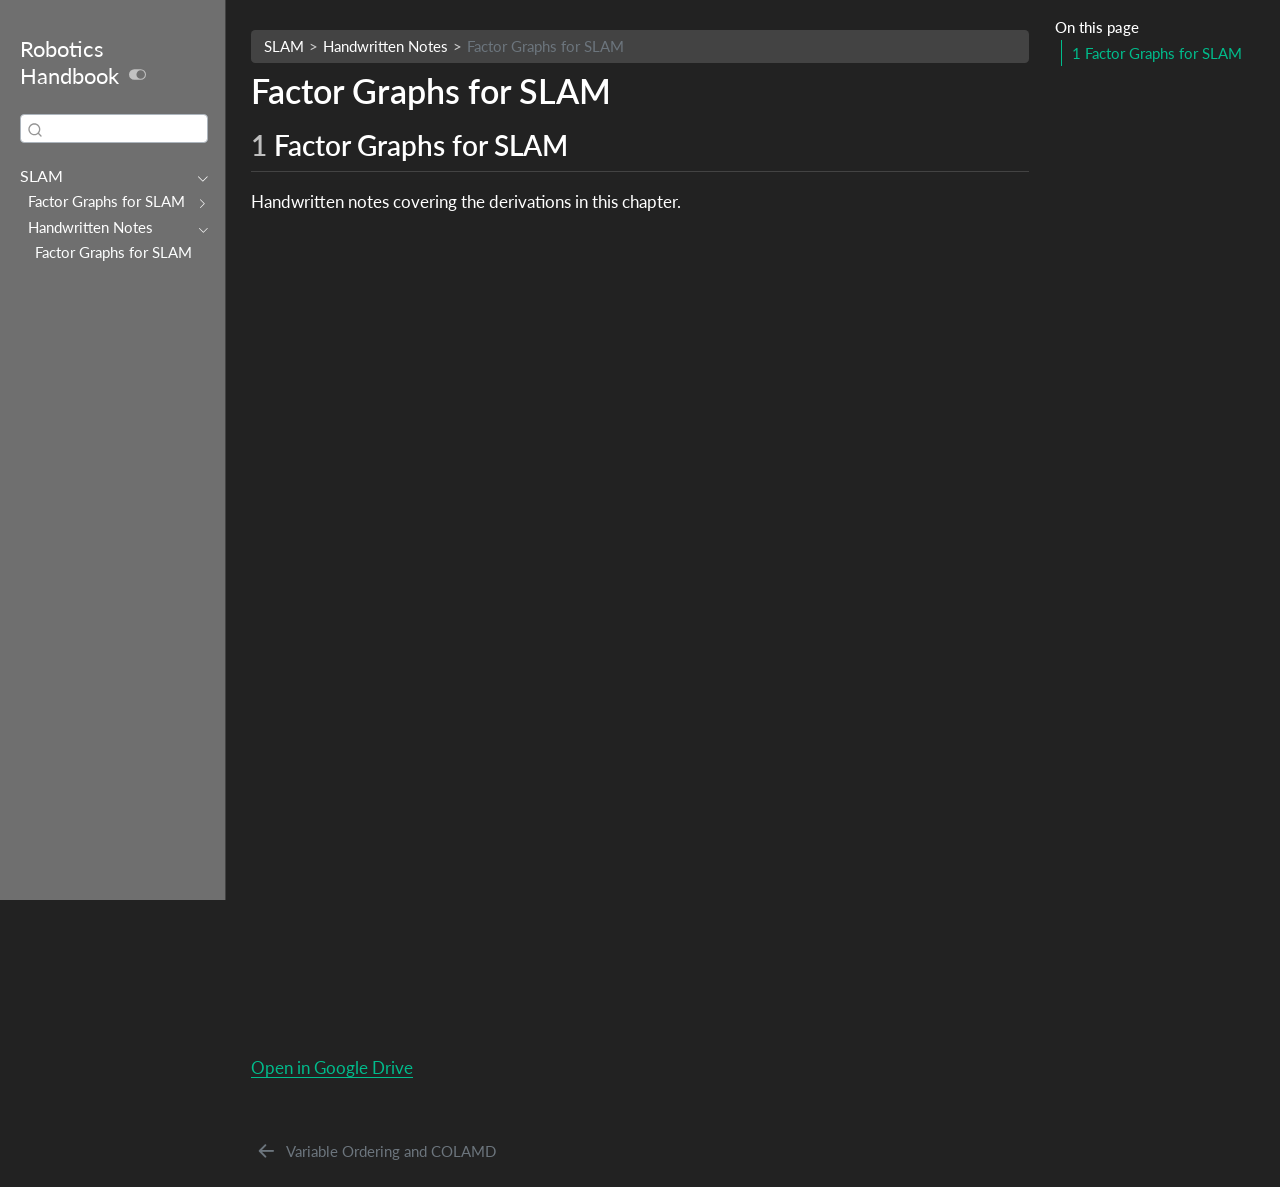
<file: chapters/factor-graphs-slam/handwritten-notes/factor-graphs-slam.html>
<!DOCTYPE html>
<html xmlns="http://www.w3.org/1999/xhtml" lang="en" xml:lang="en"><head>

<meta charset="utf-8">
<meta name="generator" content="quarto-1.9.38">

<meta name="viewport" content="width=device-width, initial-scale=1.0, user-scalable=yes">


<title>Factor Graphs for SLAM – Robotics Handbook</title>
<style>
/* Default styles provided by pandoc.
** See https://pandoc.org/MANUAL.html#variables-for-html for config info.
*/
code{white-space: pre-wrap;}
span.smallcaps{font-variant: small-caps;}
div.columns{display: flex; gap: min(4vw, 1.5em);}
div.column{flex: auto; overflow-x: auto;}
div.hanging-indent{margin-left: 1.5em; text-indent: -1.5em;}
ul.task-list{list-style: none;}
ul.task-list li input[type="checkbox"] {
  width: 0.8em;
  margin: 0 0.8em 0.2em -1em; /* quarto-specific, see https://github.com/quarto-dev/quarto-cli/issues/4556 */ 
  vertical-align: middle;
}
</style>


<script src="../../../site_libs/quarto-nav/quarto-nav.js"></script>
<script src="../../../site_libs/quarto-nav/headroom.min.js"></script>
<script src="../../../site_libs/clipboard/clipboard.min.js"></script>
<script src="../../../site_libs/quarto-search/autocomplete.umd.js"></script>
<script src="../../../site_libs/quarto-search/fuse.min.js"></script>
<script src="../../../site_libs/quarto-search/quarto-search.js"></script>
<meta name="quarto:offset" content="../../../">
<link href="../../../chapters/factor-graphs-slam/variable_ordering.html" rel="prev">
<script src="../../../site_libs/quarto-html/quarto.js" type="module"></script>
<script src="../../../site_libs/quarto-html/tabsets/tabsets.js" type="module"></script>
<script src="../../../site_libs/quarto-html/popper.min.js"></script>
<script src="../../../site_libs/quarto-html/tippy.umd.min.js"></script>
<script src="../../../site_libs/quarto-html/anchor.min.js"></script>
<link href="../../../site_libs/quarto-html/tippy.css" rel="stylesheet">
<link href="../../../site_libs/quarto-html/quarto-syntax-highlighting-15634bcf2e68342d4ad2dfa704d543f6.css" rel="stylesheet" class="quarto-color-scheme" id="quarto-text-highlighting-styles">
<link href="../../../site_libs/quarto-html/quarto-syntax-highlighting-dark-0a6b7249c26820e032cb0bd839ff02b1.css" rel="stylesheet" class="quarto-color-scheme quarto-color-alternate" id="quarto-text-highlighting-styles">
<script src="../../../site_libs/bootstrap/bootstrap.min.js"></script>
<link href="../../../site_libs/bootstrap/bootstrap-icons.css" rel="stylesheet">
<link href="../../../site_libs/bootstrap/bootstrap-787e033c7b6f65c9dfccb6078e5d2d34.min.css" rel="stylesheet" append-hash="true" class="quarto-color-scheme" id="quarto-bootstrap" data-mode="light">
<link href="../../../site_libs/bootstrap/bootstrap-dark-8487d1d9185897d8e9c8717c2b868418.min.css" rel="stylesheet" append-hash="true" class="quarto-color-scheme quarto-color-alternate" id="quarto-bootstrap" data-mode="dark">
<script id="quarto-search-options" type="application/json">{
  "location": "sidebar",
  "copy-button": false,
  "collapse-after": 3,
  "panel-placement": "start",
  "type": "textbox",
  "limit": 50,
  "keyboard-shortcut": [
    "f",
    "/",
    "s"
  ],
  "show-item-context": false,
  "language": {
    "search-no-results-text": "No results",
    "search-matching-documents-text": "matching documents",
    "search-copy-link-title": "Copy link to search",
    "search-hide-matches-text": "Hide additional matches",
    "search-more-match-text": "more match in this document",
    "search-more-matches-text": "more matches in this document",
    "search-clear-button-title": "Clear",
    "search-text-placeholder": "",
    "search-detached-cancel-button-title": "Cancel",
    "search-submit-button-title": "Submit",
    "search-label": "Search"
  }
}</script>


<link rel="stylesheet" href="../../../styles.css">
</head>

<body class="nav-sidebar docked quarto-dark"><script id="quarto-html-before-body" type="application/javascript">
    const toggleBodyColorMode = (bsSheetEl) => {
      const mode = bsSheetEl.getAttribute("data-mode");
      const bodyEl = window.document.querySelector("body");
      if (mode === "dark") {
        bodyEl.classList.add("quarto-dark");
        bodyEl.classList.remove("quarto-light");
      } else {
        bodyEl.classList.add("quarto-light");
        bodyEl.classList.remove("quarto-dark");
      }
    }
    const toggleBodyColorPrimary = () => {
      const bsSheetEl = window.document.querySelector("link#quarto-bootstrap:not([rel=disabled-stylesheet])");
      if (bsSheetEl) {
        toggleBodyColorMode(bsSheetEl);
      }
    }
    const setColorSchemeToggle = (alternate) => {
      const toggles = window.document.querySelectorAll('.quarto-color-scheme-toggle');
      for (let i=0; i < toggles.length; i++) {
        const toggle = toggles[i];
        if (toggle) {
          if (alternate) {
            toggle.classList.add("alternate");
          } else {
            toggle.classList.remove("alternate");
          }
        }
      }
    };
    const toggleColorMode = (alternate) => {
      // Switch the stylesheets
      const primaryStylesheets = window.document.querySelectorAll('link.quarto-color-scheme:not(.quarto-color-alternate)');
      const alternateStylesheets = window.document.querySelectorAll('link.quarto-color-scheme.quarto-color-alternate');
      manageTransitions('#quarto-margin-sidebar .nav-link', false);
      if (alternate) {
        // note: dark is layered on light, we don't disable primary!
        enableStylesheet(alternateStylesheets);
        for (const sheetNode of alternateStylesheets) {
          if (sheetNode.id === "quarto-bootstrap") {
            toggleBodyColorMode(sheetNode);
          }
        }
      } else {
        disableStylesheet(alternateStylesheets);
        enableStylesheet(primaryStylesheets)
        toggleBodyColorPrimary();
      }
      manageTransitions('#quarto-margin-sidebar .nav-link', true);
      // Switch the toggles
      setColorSchemeToggle(alternate)
      // Hack to workaround the fact that safari doesn't
      // properly recolor the scrollbar when toggling (#1455)
      if (navigator.userAgent.indexOf('Safari') > 0 && navigator.userAgent.indexOf('Chrome') == -1) {
        manageTransitions("body", false);
        window.scrollTo(0, 1);
        setTimeout(() => {
          window.scrollTo(0, 0);
          manageTransitions("body", true);
        }, 40);
      }
    }
    const disableStylesheet = (stylesheets) => {
      for (let i=0; i < stylesheets.length; i++) {
        const stylesheet = stylesheets[i];
        stylesheet.rel = 'disabled-stylesheet';
      }
    }
    const enableStylesheet = (stylesheets) => {
      for (let i=0; i < stylesheets.length; i++) {
        const stylesheet = stylesheets[i];
        if(stylesheet.rel !== 'stylesheet') { // for Chrome, which will still FOUC without this check
          stylesheet.rel = 'stylesheet';
        }
      }
    }
    const manageTransitions = (selector, allowTransitions) => {
      const els = window.document.querySelectorAll(selector);
      for (let i=0; i < els.length; i++) {
        const el = els[i];
        if (allowTransitions) {
          el.classList.remove('notransition');
        } else {
          el.classList.add('notransition');
        }
      }
    }
    const isFileUrl = () => {
      return window.location.protocol === 'file:';
    }
    const hasAlternateSentinel = () => {
      let styleSentinel = getColorSchemeSentinel();
      if (styleSentinel !== null) {
        return styleSentinel === "alternate";
      } else {
        return false;
      }
    }
    const setStyleSentinel = (alternate) => {
      const value = alternate ? "alternate" : "default";
      if (!isFileUrl()) {
        window.localStorage.setItem("quarto-color-scheme", value);
      } else {
        localAlternateSentinel = value;
      }
    }
    const getColorSchemeSentinel = () => {
      if (!isFileUrl()) {
        const storageValue = window.localStorage.getItem("quarto-color-scheme");
        return storageValue != null ? storageValue : localAlternateSentinel;
      } else {
        return localAlternateSentinel;
      }
    }
    const toggleGiscusIfUsed = (isAlternate, darkModeDefault) => {
      const baseTheme = document.querySelector('#giscus-base-theme')?.value ?? 'light';
      const alternateTheme = document.querySelector('#giscus-alt-theme')?.value ?? 'dark';
      let newTheme = '';
      if(authorPrefersDark) {
        newTheme = isAlternate ? baseTheme : alternateTheme;
      } else {
        newTheme = isAlternate ? alternateTheme : baseTheme;
      }
      const changeGiscusTheme = () => {
        // From: https://github.com/giscus/giscus/issues/336
        const sendMessage = (message) => {
          const iframe = document.querySelector('iframe.giscus-frame');
          if (!iframe) return;
          iframe.contentWindow.postMessage({ giscus: message }, 'https://giscus.app');
        }
        sendMessage({
          setConfig: {
            theme: newTheme
          }
        });
      }
      const isGiscussLoaded = window.document.querySelector('iframe.giscus-frame') !== null;
      if (isGiscussLoaded) {
        changeGiscusTheme();
      }
    };
    const authorPrefersDark = true;
    const darkModeDefault = authorPrefersDark;
    let localAlternateSentinel = darkModeDefault ? 'alternate' : 'default';
    // Dark / light mode switch
    window.quartoToggleColorScheme = () => {
      // Read the current dark / light value
      let toAlternate = !hasAlternateSentinel();
      toggleColorMode(toAlternate);
      setStyleSentinel(toAlternate);
      toggleGiscusIfUsed(toAlternate, darkModeDefault);
      window.dispatchEvent(new Event('resize'));
    };
    // Switch to dark mode if need be
    if (hasAlternateSentinel()) {
      toggleColorMode(true);
    } else {
      toggleColorMode(false);
    }
  </script>

<div id="quarto-search-results"></div>
  <header id="quarto-header" class="headroom fixed-top">
  <nav class="quarto-secondary-nav">
    <div class="container-fluid d-flex">
      <button type="button" class="quarto-btn-toggle btn" data-bs-toggle="collapse" role="button" data-bs-target=".quarto-sidebar-collapse-item" aria-controls="quarto-sidebar" aria-expanded="false" aria-label="Toggle sidebar navigation" onclick="if (window.quartoToggleHeadroom) { window.quartoToggleHeadroom(); }">
        <i class="bi bi-layout-text-sidebar-reverse"></i>
      </button>
        <nav class="quarto-page-breadcrumbs" aria-label="breadcrumb"><ol class="breadcrumb"><li class="breadcrumb-item">SLAM</li><li class="breadcrumb-item"><a href="../../../chapters/factor-graphs-slam/handwritten-notes/factor-graphs-slam.html">Handwritten Notes</a></li><li class="breadcrumb-item"><a href="../../../chapters/factor-graphs-slam/handwritten-notes/factor-graphs-slam.html">Factor Graphs for SLAM</a></li></ol></nav>
        <a class="flex-grow-1" role="navigation" data-bs-toggle="collapse" data-bs-target=".quarto-sidebar-collapse-item" aria-controls="quarto-sidebar" aria-expanded="false" aria-label="Toggle sidebar navigation" onclick="if (window.quartoToggleHeadroom) { window.quartoToggleHeadroom(); }">      
        </a>
      <button type="button" class="btn quarto-search-button" aria-label="Search" onclick="window.quartoOpenSearch();">
        <i class="bi bi-search"></i>
      </button>
    </div>
  </nav>
</header>
<!-- content -->
<div id="quarto-content" class="quarto-container page-columns page-rows-contents page-layout-article">
<!-- sidebar -->
  <nav id="quarto-sidebar" class="sidebar collapse collapse-horizontal quarto-sidebar-collapse-item sidebar-navigation docked overflow-auto">
    <div class="pt-lg-2 mt-2 text-left sidebar-header">
    <div class="sidebar-title mb-0 py-0">
      <a href="../../../">Robotics Handbook</a> 
        <div class="sidebar-tools-main">
  <a href="" class="quarto-color-scheme-toggle quarto-navigation-tool  px-1" onclick="window.quartoToggleColorScheme(); return false;" title="Toggle dark mode"><i class="bi"></i></a>
</div>
    </div>
      </div>
        <div class="mt-2 flex-shrink-0 align-items-center">
        <div class="sidebar-search">
        <div id="quarto-search" class="" title="Search"></div>
        </div>
        </div>
    <div class="sidebar-menu-container"> 
    <ul class="list-unstyled mt-1">
        <li class="sidebar-item sidebar-item-section">
      <div class="sidebar-item-container"> 
            <a class="sidebar-item-text sidebar-link text-start" data-bs-toggle="collapse" data-bs-target="#quarto-sidebar-section-1" role="navigation" aria-expanded="true">
 <span class="menu-text">SLAM</span></a>
          <a class="sidebar-item-toggle text-start" data-bs-toggle="collapse" data-bs-target="#quarto-sidebar-section-1" role="navigation" aria-expanded="true" aria-label="Toggle section">
            <i class="bi bi-chevron-right ms-2"></i>
          </a> 
      </div>
      <ul id="quarto-sidebar-section-1" class="collapse list-unstyled sidebar-section depth1 show">  
          <li class="sidebar-item sidebar-item-section">
      <div class="sidebar-item-container"> 
            <a class="sidebar-item-text sidebar-link text-start collapsed" data-bs-toggle="collapse" data-bs-target="#quarto-sidebar-section-2" role="navigation" aria-expanded="false">
 <span class="menu-text">Factor Graphs for SLAM</span></a>
          <a class="sidebar-item-toggle text-start collapsed" data-bs-toggle="collapse" data-bs-target="#quarto-sidebar-section-2" role="navigation" aria-expanded="false" aria-label="Toggle section">
            <i class="bi bi-chevron-right ms-2"></i>
          </a> 
      </div>
      <ul id="quarto-sidebar-section-2" class="collapse list-unstyled sidebar-section depth2 ">  
          <li class="sidebar-item">
  <div class="sidebar-item-container"> 
  <a href="../../../chapters/factor-graphs-slam/overview.html" class="sidebar-item-text sidebar-link">
 <span class="menu-text">Overview</span></a>
  </div>
</li>
          <li class="sidebar-item">
  <div class="sidebar-item-container"> 
  <a href="../../../chapters/factor-graphs-slam/Visualizing_SLAM_with_factor_graphs.html" class="sidebar-item-text sidebar-link">
 <span class="menu-text">Visualizing Factor Graphs</span></a>
  </div>
</li>
          <li class="sidebar-item">
  <div class="sidebar-item-container"> 
  <a href="../../../chapters/factor-graphs-slam/least_squares.html" class="sidebar-item-text sidebar-link">
 <span class="menu-text">Least Squares &amp; MAP</span></a>
  </div>
</li>
          <li class="sidebar-item">
  <div class="sidebar-item-container"> 
  <a href="../../../chapters/factor-graphs-slam/linearization.html" class="sidebar-item-text sidebar-link">
 <span class="menu-text">Linearization &amp; Whitening</span></a>
  </div>
</li>
          <li class="sidebar-item">
  <div class="sidebar-item-container"> 
  <a href="../../../chapters/factor-graphs-slam/cholesky_qr.html" class="sidebar-item-text sidebar-link">
 <span class="menu-text">Cholesky &amp; QR</span></a>
  </div>
</li>
          <li class="sidebar-item">
  <div class="sidebar-item-container"> 
  <a href="../../../chapters/factor-graphs-slam/gradient_newton.html" class="sidebar-item-text sidebar-link">
 <span class="menu-text">Optimization Methods</span></a>
  </div>
</li>
          <li class="sidebar-item">
  <div class="sidebar-item-container"> 
  <a href="../../../chapters/factor-graphs-slam/sparsity.html" class="sidebar-item-text sidebar-link">
 <span class="menu-text">Sparsity and Fill-ins</span></a>
  </div>
</li>
          <li class="sidebar-item">
  <div class="sidebar-item-container"> 
  <a href="../../../chapters/factor-graphs-slam/variable_ordering.html" class="sidebar-item-text sidebar-link">
 <span class="menu-text">Variable Ordering and COLAMD</span></a>
  </div>
</li>
      </ul>
  </li>
          <li class="sidebar-item sidebar-item-section">
      <div class="sidebar-item-container"> 
            <a class="sidebar-item-text sidebar-link text-start" data-bs-toggle="collapse" data-bs-target="#quarto-sidebar-section-3" role="navigation" aria-expanded="true">
 <span class="menu-text">Handwritten Notes</span></a>
          <a class="sidebar-item-toggle text-start" data-bs-toggle="collapse" data-bs-target="#quarto-sidebar-section-3" role="navigation" aria-expanded="true" aria-label="Toggle section">
            <i class="bi bi-chevron-right ms-2"></i>
          </a> 
      </div>
      <ul id="quarto-sidebar-section-3" class="collapse list-unstyled sidebar-section depth2 show">  
          <li class="sidebar-item">
  <div class="sidebar-item-container"> 
  <a href="../../../chapters/factor-graphs-slam/handwritten-notes/factor-graphs-slam.html" class="sidebar-item-text sidebar-link active">
 <span class="menu-text">Factor Graphs for SLAM</span></a>
  </div>
</li>
      </ul>
  </li>
      </ul>
  </li>
    </ul>
    </div>
</nav>
<div id="quarto-sidebar-glass" class="quarto-sidebar-collapse-item" data-bs-toggle="collapse" data-bs-target=".quarto-sidebar-collapse-item"></div>
<!-- margin-sidebar -->
    <div id="quarto-margin-sidebar" class="sidebar margin-sidebar">
        <nav id="TOC" role="doc-toc" class="toc-active">
    <h2 id="toc-title">On this page</h2>
   
  <ul>
  <li><a href="#factor-graphs-for-slam" id="toc-factor-graphs-for-slam" class="nav-link active" data-scroll-target="#factor-graphs-for-slam"><span class="header-section-number">1</span> Factor Graphs for SLAM</a></li>
  </ul>
</nav>
    </div>
<!-- main -->
<main class="content" id="quarto-document-content">


<header id="title-block-header" class="quarto-title-block default"><nav class="quarto-page-breadcrumbs quarto-title-breadcrumbs d-none d-lg-block" aria-label="breadcrumb"><ol class="breadcrumb"><li class="breadcrumb-item">SLAM</li><li class="breadcrumb-item"><a href="../../../chapters/factor-graphs-slam/handwritten-notes/factor-graphs-slam.html">Handwritten Notes</a></li><li class="breadcrumb-item"><a href="../../../chapters/factor-graphs-slam/handwritten-notes/factor-graphs-slam.html">Factor Graphs for SLAM</a></li></ol></nav>
<div class="quarto-title">
<h1 class="title">Factor Graphs for SLAM</h1>
</div>



<div class="quarto-title-meta">

    
  
    
  </div>
  


</header>


<section id="factor-graphs-for-slam" class="level2" data-number="1">
<h2 data-number="1" class="anchored" data-anchor-id="factor-graphs-for-slam"><span class="header-section-number">1</span> Factor Graphs for SLAM</h2>
<p>Handwritten notes covering the derivations in this chapter.</p>
<iframe src="https://drive.google.com/file/d/1DcVjwJDOL34yuNAHR8pdOMCh0PDOdWwq/preview" width="100%" height="800" style="border: none;" allow="autoplay">
</iframe>
<p><a href="https://drive.google.com/file/d/1DcVjwJDOL34yuNAHR8pdOMCh0PDOdWwq/view?usp=sharing" target="_blank">Open in Google Drive</a></p>


</section>

</main> <!-- /main -->
<script id="quarto-html-after-body" type="application/javascript">
  window.document.addEventListener("DOMContentLoaded", function (event) {
    // Ensure there is a toggle, if there isn't float one in the top right
    if (window.document.querySelector('.quarto-color-scheme-toggle') === null) {
      const a = window.document.createElement('a');
      a.classList.add('top-right');
      a.classList.add('quarto-color-scheme-toggle');
      a.href = "";
      a.onclick = function() { try { window.quartoToggleColorScheme(); } catch {} return false; };
      const i = window.document.createElement("i");
      i.classList.add('bi');
      a.appendChild(i);
      window.document.body.appendChild(a);
    }
    setColorSchemeToggle(hasAlternateSentinel())
    const icon = "";
    const anchorJS = new window.AnchorJS();
    anchorJS.options = {
      placement: 'right',
      icon: icon
    };
    anchorJS.add('.anchored');
    const isCodeAnnotation = (el) => {
      for (const clz of el.classList) {
        if (clz.startsWith('code-annotation-')) {                     
          return true;
        }
      }
      return false;
    }
    const onCopySuccess = function(e) {
      // button target
      const button = e.trigger;
      // don't keep focus
      button.blur();
      // flash "checked"
      button.classList.add('code-copy-button-checked');
      var currentTitle = button.getAttribute("title");
      button.setAttribute("title", "Copied!");
      let tooltip;
      if (window.bootstrap) {
        button.setAttribute("data-bs-toggle", "tooltip");
        button.setAttribute("data-bs-placement", "left");
        button.setAttribute("data-bs-title", "Copied!");
        tooltip = new bootstrap.Tooltip(button, 
          { trigger: "manual", 
            customClass: "code-copy-button-tooltip",
            offset: [0, -8]});
        tooltip.show();    
      }
      setTimeout(function() {
        if (tooltip) {
          tooltip.hide();
          button.removeAttribute("data-bs-title");
          button.removeAttribute("data-bs-toggle");
          button.removeAttribute("data-bs-placement");
        }
        button.setAttribute("title", currentTitle);
        button.classList.remove('code-copy-button-checked');
      }, 1000);
      // clear code selection
      e.clearSelection();
    }
    const getTextToCopy = function(trigger) {
      const outerScaffold = trigger.parentElement.cloneNode(true);
      const codeEl = outerScaffold.querySelector('code');
      for (const childEl of codeEl.children) {
        if (isCodeAnnotation(childEl)) {
          childEl.remove();
        }
      }
      return codeEl.innerText;
    }
    const clipboard = new window.ClipboardJS('.code-copy-button:not([data-in-quarto-modal])', {
      text: getTextToCopy
    });
    clipboard.on('success', onCopySuccess);
    if (window.document.getElementById('quarto-embedded-source-code-modal')) {
      const clipboardModal = new window.ClipboardJS('.code-copy-button[data-in-quarto-modal]', {
        text: getTextToCopy,
        container: window.document.getElementById('quarto-embedded-source-code-modal')
      });
      clipboardModal.on('success', onCopySuccess);
    }
      var localhostRegex = new RegExp(/^(?:http|https):\/\/localhost\:?[0-9]*\//);
      var mailtoRegex = new RegExp(/^mailto:/);
        var filterRegex = new RegExp("https:\/\/Sarveshkhire001\.github\.io\/robotics-handbook\/");
      var isInternal = (href) => {
          return filterRegex.test(href) || localhostRegex.test(href) || mailtoRegex.test(href);
      }
      // Inspect non-navigation links and adorn them if external
     var links = window.document.querySelectorAll('a[href]:not(.nav-link):not(.navbar-brand):not(.toc-action):not(.sidebar-link):not(.sidebar-item-toggle):not(.pagination-link):not(.no-external):not([aria-hidden]):not(.dropdown-item):not(.quarto-navigation-tool):not(.about-link)');
      for (var i=0; i<links.length; i++) {
        const link = links[i];
        if (!isInternal(link.href)) {
          // undo the damage that might have been done by quarto-nav.js in the case of
          // links that we want to consider external
          if (link.dataset.originalHref !== undefined) {
            link.href = link.dataset.originalHref;
          }
        }
      }
    function tippyHover(el, contentFn, onTriggerFn, onUntriggerFn) {
      const config = {
        allowHTML: true,
        maxWidth: 500,
        delay: 100,
        arrow: false,
        appendTo: function(el) {
            return el.parentElement;
        },
        interactive: true,
        interactiveBorder: 10,
        theme: 'quarto',
        placement: 'bottom-start',
      };
      if (contentFn) {
        config.content = contentFn;
      }
      if (onTriggerFn) {
        config.onTrigger = onTriggerFn;
      }
      if (onUntriggerFn) {
        config.onUntrigger = onUntriggerFn;
      }
      window.tippy(el, config); 
    }
    const noterefs = window.document.querySelectorAll('a[role="doc-noteref"]');
    for (var i=0; i<noterefs.length; i++) {
      const ref = noterefs[i];
      tippyHover(ref, function() {
        // use id or data attribute instead here
        let href = ref.getAttribute('data-footnote-href') || ref.getAttribute('href');
        try { href = new URL(href).hash; } catch {}
        const id = href.replace(/^#\/?/, "");
        const note = window.document.getElementById(id);
        if (note) {
          return note.innerHTML;
        } else {
          return "";
        }
      });
    }
    const xrefs = window.document.querySelectorAll('a.quarto-xref');
    const processXRef = (id, note) => {
      // Strip column container classes
      const stripColumnClz = (el) => {
        el.classList.remove("page-full", "page-columns");
        if (el.children) {
          for (const child of el.children) {
            stripColumnClz(child);
          }
        }
      }
      stripColumnClz(note)
      if (id === null || id.startsWith('sec-')) {
        // Special case sections, only their first couple elements
        const container = document.createElement("div");
        if (note.children && note.children.length > 2) {
          container.appendChild(note.children[0].cloneNode(true));
          for (let i = 1; i < note.children.length; i++) {
            const child = note.children[i];
            if (child.tagName === "P" && child.innerText === "") {
              continue;
            } else {
              container.appendChild(child.cloneNode(true));
              break;
            }
          }
          if (window.Quarto?.typesetMath) {
            window.Quarto.typesetMath(container);
          }
          return container.innerHTML
        } else {
          if (window.Quarto?.typesetMath) {
            window.Quarto.typesetMath(note);
          }
          return note.innerHTML;
        }
      } else {
        // Remove any anchor links if they are present
        const anchorLink = note.querySelector('a.anchorjs-link');
        if (anchorLink) {
          anchorLink.remove();
        }
        if (window.Quarto?.typesetMath) {
          window.Quarto.typesetMath(note);
        }
        if (note.classList.contains("callout")) {
          return note.outerHTML;
        } else {
          return note.innerHTML;
        }
      }
    }
    for (var i=0; i<xrefs.length; i++) {
      const xref = xrefs[i];
      tippyHover(xref, undefined, function(instance) {
        instance.disable();
        let url = xref.getAttribute('href');
        let hash = undefined; 
        if (url.startsWith('#')) {
          hash = url;
        } else {
          try { hash = new URL(url).hash; } catch {}
        }
        if (hash) {
          const id = hash.replace(/^#\/?/, "");
          const note = window.document.getElementById(id);
          if (note !== null) {
            try {
              const html = processXRef(id, note.cloneNode(true));
              instance.setContent(html);
            } finally {
              instance.enable();
              instance.show();
            }
          } else {
            // See if we can fetch this
            fetch(url.split('#')[0])
            .then(res => res.text())
            .then(html => {
              const parser = new DOMParser();
              const htmlDoc = parser.parseFromString(html, "text/html");
              const note = htmlDoc.getElementById(id);
              if (note !== null) {
                const html = processXRef(id, note);
                instance.setContent(html);
              } 
            }).finally(() => {
              instance.enable();
              instance.show();
            });
          }
        } else {
          // See if we can fetch a full url (with no hash to target)
          // This is a special case and we should probably do some content thinning / targeting
          fetch(url)
          .then(res => res.text())
          .then(html => {
            const parser = new DOMParser();
            const htmlDoc = parser.parseFromString(html, "text/html");
            const note = htmlDoc.querySelector('main.content');
            if (note !== null) {
              // This should only happen for chapter cross references
              // (since there is no id in the URL)
              // remove the first header
              if (note.children.length > 0 && note.children[0].tagName === "HEADER") {
                note.children[0].remove();
              }
              const html = processXRef(null, note);
              instance.setContent(html);
            } 
          }).finally(() => {
            instance.enable();
            instance.show();
          });
        }
      }, function(instance) {
      });
    }
        let selectedAnnoteEl;
        const selectorForAnnotation = ( cell, annotation) => {
          let cellAttr = 'data-code-cell="' + cell + '"';
          let lineAttr = 'data-code-annotation="' +  annotation + '"';
          const selector = 'span[' + cellAttr + '][' + lineAttr + ']';
          return selector;
        }
        const selectCodeLines = (annoteEl) => {
          const doc = window.document;
          const targetCell = annoteEl.getAttribute("data-target-cell");
          const targetAnnotation = annoteEl.getAttribute("data-target-annotation");
          const annoteSpan = window.document.querySelector(selectorForAnnotation(targetCell, targetAnnotation));
          const lines = annoteSpan.getAttribute("data-code-lines").split(",");
          const lineIds = lines.map((line) => {
            return targetCell + "-" + line;
          })
          let top = null;
          let height = null;
          let parent = null;
          if (lineIds.length > 0) {
              //compute the position of the single el (top and bottom and make a div)
              const el = window.document.getElementById(lineIds[0]);
              top = el.offsetTop;
              height = el.offsetHeight;
              parent = el.parentElement.parentElement;
            if (lineIds.length > 1) {
              const lastEl = window.document.getElementById(lineIds[lineIds.length - 1]);
              const bottom = lastEl.offsetTop + lastEl.offsetHeight;
              height = bottom - top;
            }
            if (top !== null && height !== null && parent !== null) {
              // cook up a div (if necessary) and position it 
              let div = window.document.getElementById("code-annotation-line-highlight");
              if (div === null) {
                div = window.document.createElement("div");
                div.setAttribute("id", "code-annotation-line-highlight");
                div.style.position = 'absolute';
                parent.appendChild(div);
              }
              div.style.top = top - 2 + "px";
              div.style.height = height + 4 + "px";
              div.style.left = 0;
              let gutterDiv = window.document.getElementById("code-annotation-line-highlight-gutter");
              if (gutterDiv === null) {
                gutterDiv = window.document.createElement("div");
                gutterDiv.setAttribute("id", "code-annotation-line-highlight-gutter");
                gutterDiv.style.position = 'absolute';
                const codeCell = window.document.getElementById(targetCell);
                const gutter = codeCell.querySelector('.code-annotation-gutter');
                gutter.appendChild(gutterDiv);
              }
              gutterDiv.style.top = top - 2 + "px";
              gutterDiv.style.height = height + 4 + "px";
            }
            selectedAnnoteEl = annoteEl;
          }
        };
        const unselectCodeLines = () => {
          const elementsIds = ["code-annotation-line-highlight", "code-annotation-line-highlight-gutter"];
          elementsIds.forEach((elId) => {
            const div = window.document.getElementById(elId);
            if (div) {
              div.remove();
            }
          });
          selectedAnnoteEl = undefined;
        };
          // Handle positioning of the toggle
      window.addEventListener(
        "resize",
        throttle(() => {
          elRect = undefined;
          if (selectedAnnoteEl) {
            selectCodeLines(selectedAnnoteEl);
          }
        }, 10)
      );
      function throttle(fn, ms) {
      let throttle = false;
      let timer;
        return (...args) => {
          if(!throttle) { // first call gets through
              fn.apply(this, args);
              throttle = true;
          } else { // all the others get throttled
              if(timer) clearTimeout(timer); // cancel #2
              timer = setTimeout(() => {
                fn.apply(this, args);
                timer = throttle = false;
              }, ms);
          }
        };
      }
        // Attach click handler to the DT
        const annoteDls = window.document.querySelectorAll('dt[data-target-cell]');
        for (const annoteDlNode of annoteDls) {
          annoteDlNode.addEventListener('click', (event) => {
            const clickedEl = event.target;
            if (clickedEl !== selectedAnnoteEl) {
              unselectCodeLines();
              const activeEl = window.document.querySelector('dt[data-target-cell].code-annotation-active');
              if (activeEl) {
                activeEl.classList.remove('code-annotation-active');
              }
              selectCodeLines(clickedEl);
              clickedEl.classList.add('code-annotation-active');
            } else {
              // Unselect the line
              unselectCodeLines();
              clickedEl.classList.remove('code-annotation-active');
            }
          });
        }
    const findCites = (el) => {
      const parentEl = el.parentElement;
      if (parentEl) {
        const cites = parentEl.dataset.cites;
        if (cites) {
          return {
            el,
            cites: cites.split(' ')
          };
        } else {
          return findCites(el.parentElement)
        }
      } else {
        return undefined;
      }
    };
    var bibliorefs = window.document.querySelectorAll('a[role="doc-biblioref"]');
    for (var i=0; i<bibliorefs.length; i++) {
      const ref = bibliorefs[i];
      const citeInfo = findCites(ref);
      if (citeInfo) {
        tippyHover(citeInfo.el, function() {
          var popup = window.document.createElement('div');
          citeInfo.cites.forEach(function(cite) {
            var citeDiv = window.document.createElement('div');
            citeDiv.classList.add('hanging-indent');
            citeDiv.classList.add('csl-entry');
            var biblioDiv = window.document.getElementById('ref-' + cite);
            if (biblioDiv) {
              citeDiv.innerHTML = biblioDiv.innerHTML;
            }
            popup.appendChild(citeDiv);
          });
          return popup.innerHTML;
        });
      }
    }
  });
  </script>
<input type="hidden" id="giscus-base-theme" value="dark">
<input type="hidden" id="giscus-alt-theme" value="light">
<script>
  function loadGiscus() {
    // Function to get the theme based on body class
    const getTheme = () => {
      let baseTheme = document.getElementById('giscus-base-theme').value;
      let altTheme = document.getElementById('giscus-alt-theme').value;
      if (authorPrefersDark) {
          [baseTheme, altTheme] = [altTheme, baseTheme];
      }
      return document.body.classList.contains('quarto-dark') ? altTheme : baseTheme;
    };
    const script = document.createElement("script");
    script.src = "https://giscus.app/client.js";
    script.async = true;
    script.dataset.repo = "Sarveshkhire001/robotics-handbook";
    script.dataset.repoId = "R_kgDOTOQolg";
    script.dataset.category = "General";
    script.dataset.categoryId = "DIC_kwDOTOQols4DBBXv";
    script.dataset.mapping = "pathname";
    script.dataset.reactionsEnabled = "1";
    script.dataset.emitMetadata = "0";
    script.dataset.inputPosition = "bottom";
    script.dataset.theme = getTheme();
    script.dataset.lang = "en";
    script.crossOrigin = "anonymous";
    // Append the script to the desired div instead of at the end of the body
    document.getElementById("quarto-content").appendChild(script);
  }
  loadGiscus();
</script>
<nav class="page-navigation">
  <div class="nav-page nav-page-previous">
      <a href="../../../chapters/factor-graphs-slam/variable_ordering.html" class="pagination-link" aria-label="Variable Ordering and COLAMD">
        <i class="bi bi-arrow-left-short"></i> <span class="nav-page-text">Variable Ordering and COLAMD</span>
      </a>          
  </div>
  <div class="nav-page nav-page-next">
  </div>
</nav>
</div> <!-- /content -->




</body></html>
</file>
<file: site_libs/quarto-html/tippy.css>
.tippy-box[data-animation=fade][data-state=hidden]{opacity:0}[data-tippy-root]{max-width:calc(100vw - 10px)}.tippy-box{position:relative;background-color:#333;color:#fff;border-radius:4px;font-size:14px;line-height:1.4;white-space:normal;outline:0;transition-property:transform,visibility,opacity}.tippy-box[data-placement^=top]>.tippy-arrow{bottom:0}.tippy-box[data-placement^=top]>.tippy-arrow:before{bottom:-7px;left:0;border-width:8px 8px 0;border-top-color:initial;transform-origin:center top}.tippy-box[data-placement^=bottom]>.tippy-arrow{top:0}.tippy-box[data-placement^=bottom]>.tippy-arrow:before{top:-7px;left:0;border-width:0 8px 8px;border-bottom-color:initial;transform-origin:center bottom}.tippy-box[data-placement^=left]>.tippy-arrow{right:0}.tippy-box[data-placement^=left]>.tippy-arrow:before{border-width:8px 0 8px 8px;border-left-color:initial;right:-7px;transform-origin:center left}.tippy-box[data-placement^=right]>.tippy-arrow{left:0}.tippy-box[data-placement^=right]>.tippy-arrow:before{left:-7px;border-width:8px 8px 8px 0;border-right-color:initial;transform-origin:center right}.tippy-box[data-inertia][data-state=visible]{transition-timing-function:cubic-bezier(.54,1.5,.38,1.11)}.tippy-arrow{width:16px;height:16px;color:#333}.tippy-arrow:before{content:"";position:absolute;border-color:transparent;border-style:solid}.tippy-content{position:relative;padding:5px 9px;z-index:1}
</file>
<file: site_libs/quarto-html/quarto-syntax-highlighting-15634bcf2e68342d4ad2dfa704d543f6.css>
/* quarto syntax highlight colors */
:root {
  --quarto-hl-ot-color: #003B4F;
  --quarto-hl-at-color: #657422;
  --quarto-hl-ss-color: #20794D;
  --quarto-hl-an-color: #5E5E5E;
  --quarto-hl-fu-color: #4758AB;
  --quarto-hl-st-color: #20794D;
  --quarto-hl-cf-color: #003B4F;
  --quarto-hl-op-color: #5E5E5E;
  --quarto-hl-er-color: #AD0000;
  --quarto-hl-bn-color: #AD0000;
  --quarto-hl-al-color: #AD0000;
  --quarto-hl-va-color: #111111;
  --quarto-hl-bu-color: inherit;
  --quarto-hl-ex-color: inherit;
  --quarto-hl-pp-color: #AD0000;
  --quarto-hl-in-color: #5E5E5E;
  --quarto-hl-vs-color: #20794D;
  --quarto-hl-wa-color: #5E5E5E;
  --quarto-hl-do-color: #5E5E5E;
  --quarto-hl-im-color: #00769E;
  --quarto-hl-ch-color: #20794D;
  --quarto-hl-dt-color: #AD0000;
  --quarto-hl-fl-color: #AD0000;
  --quarto-hl-co-color: #5E5E5E;
  --quarto-hl-cv-color: #5E5E5E;
  --quarto-hl-cn-color: #8f5902;
  --quarto-hl-sc-color: #5E5E5E;
  --quarto-hl-dv-color: #AD0000;
  --quarto-hl-kw-color: #003B4F;
}

/* other quarto variables */
:root {
  --quarto-font-monospace: SFMono-Regular, Menlo, Monaco, Consolas, "Liberation Mono", "Courier New", monospace;
}

/* syntax highlight based on Pandoc's rules */
pre > code.sourceCode > span {
  color: #003B4F;
}

code.sourceCode > span {
  color: #003B4F;
}

div.sourceCode,
div.sourceCode pre.sourceCode {
  color: #003B4F;
}

/* Normal */
code span {
  color: #003B4F;
}

/* Alert */
code span.al {
  color: #AD0000;
  font-style: inherit;
}

/* Annotation */
code span.an {
  color: #5E5E5E;
  font-style: inherit;
}

/* Attribute */
code span.at {
  color: #657422;
  font-style: inherit;
}

/* BaseN */
code span.bn {
  color: #AD0000;
  font-style: inherit;
}

/* BuiltIn */
code span.bu {
  font-style: inherit;
}

/* ControlFlow */
code span.cf {
  color: #003B4F;
  font-weight: bold;
  font-style: inherit;
}

/* Char */
code span.ch {
  color: #20794D;
  font-style: inherit;
}

/* Constant */
code span.cn {
  color: #8f5902;
  font-style: inherit;
}

/* Comment */
code span.co {
  color: #5E5E5E;
  font-style: inherit;
}

/* CommentVar */
code span.cv {
  color: #5E5E5E;
  font-style: italic;
}

/* Documentation */
code span.do {
  color: #5E5E5E;
  font-style: italic;
}

/* DataType */
code span.dt {
  color: #AD0000;
  font-style: inherit;
}

/* DecVal */
code span.dv {
  color: #AD0000;
  font-style: inherit;
}

/* Error */
code span.er {
  color: #AD0000;
  font-style: inherit;
}

/* Extension */
code span.ex {
  font-style: inherit;
}

/* Float */
code span.fl {
  color: #AD0000;
  font-style: inherit;
}

/* Function */
code span.fu {
  color: #4758AB;
  font-style: inherit;
}

/* Import */
code span.im {
  color: #00769E;
  font-style: inherit;
}

/* Information */
code span.in {
  color: #5E5E5E;
  font-style: inherit;
}

/* Keyword */
code span.kw {
  color: #003B4F;
  font-weight: bold;
  font-style: inherit;
}

/* Operator */
code span.op {
  color: #5E5E5E;
  font-style: inherit;
}

/* Other */
code span.ot {
  color: #003B4F;
  font-style: inherit;
}

/* Preprocessor */
code span.pp {
  color: #AD0000;
  font-style: inherit;
}

/* SpecialChar */
code span.sc {
  color: #5E5E5E;
  font-style: inherit;
}

/* SpecialString */
code span.ss {
  color: #20794D;
  font-style: inherit;
}

/* String */
code span.st {
  color: #20794D;
  font-style: inherit;
}

/* Variable */
code span.va {
  color: #111111;
  font-style: inherit;
}

/* VerbatimString */
code span.vs {
  color: #20794D;
  font-style: inherit;
}

/* Warning */
code span.wa {
  color: #5E5E5E;
  font-style: italic;
}

.prevent-inlining {
  content: "</";
}

/*# sourceMappingURL=f23921c56f73e400b49028c9186a1aa0.css.map */
</file>
<file: site_libs/quarto-html/quarto-syntax-highlighting-dark-0a6b7249c26820e032cb0bd839ff02b1.css>
/* quarto syntax highlight colors */
:root {
  --quarto-hl-al-color: #f07178;
  --quarto-hl-an-color: #d4d0ab;
  --quarto-hl-at-color: #00e0e0;
  --quarto-hl-bn-color: #d4d0ab;
  --quarto-hl-bu-color: #abe338;
  --quarto-hl-ch-color: #abe338;
  --quarto-hl-co-color: #f8f8f2;
  --quarto-hl-cv-color: #ffd700;
  --quarto-hl-cn-color: #ffd700;
  --quarto-hl-cf-color: #ffa07a;
  --quarto-hl-dt-color: #ffa07a;
  --quarto-hl-dv-color: #d4d0ab;
  --quarto-hl-do-color: #f8f8f2;
  --quarto-hl-er-color: #f07178;
  --quarto-hl-ex-color: #00e0e0;
  --quarto-hl-fl-color: #d4d0ab;
  --quarto-hl-fu-color: #ffa07a;
  --quarto-hl-im-color: #abe338;
  --quarto-hl-in-color: #d4d0ab;
  --quarto-hl-kw-color: #ffa07a;
  --quarto-hl-op-color: #ffa07a;
  --quarto-hl-ot-color: #00e0e0;
  --quarto-hl-pp-color: #dcc6e0;
  --quarto-hl-re-color: #00e0e0;
  --quarto-hl-sc-color: #abe338;
  --quarto-hl-ss-color: #abe338;
  --quarto-hl-st-color: #abe338;
  --quarto-hl-va-color: #00e0e0;
  --quarto-hl-vs-color: #abe338;
  --quarto-hl-wa-color: #dcc6e0;
}

/* other quarto variables */
:root {
  --quarto-font-monospace: SFMono-Regular, Menlo, Monaco, Consolas, "Liberation Mono", "Courier New", monospace;
}

/* syntax highlight based on Pandoc's rules */
pre > code.sourceCode > span {
  color: #f8f8f2;
}

code.sourceCode > span {
  color: #f8f8f2;
}

div.sourceCode,
div.sourceCode pre.sourceCode {
  color: #f8f8f2;
}

/* Normal */
code span {
  color: #f8f8f2;
}

/* Alert */
code span.al {
  color: #f07178;
}

/* Annotation */
code span.an {
  color: #d4d0ab;
}

/* Attribute */
code span.at {
  color: #00e0e0;
}

/* BaseN */
code span.bn {
  color: #d4d0ab;
}

/* BuiltIn */
code span.bu {
  color: #abe338;
}

/* ControlFlow */
code span.cf {
  font-weight: bold;
  color: #ffa07a;
}

/* Char */
code span.ch {
  color: #abe338;
}

/* Constant */
code span.cn {
  color: #ffd700;
}

/* Comment */
code span.co {
  font-style: italic;
  color: #f8f8f2;
}

/* CommentVar */
code span.cv {
  color: #ffd700;
}

/* Documentation */
code span.do {
  color: #f8f8f2;
}

/* DataType */
code span.dt {
  color: #ffa07a;
}

/* DecVal */
code span.dv {
  color: #d4d0ab;
}

/* Error */
code span.er {
  color: #f07178;
  text-decoration: underline;
}

/* Extension */
code span.ex {
  font-weight: bold;
  color: #00e0e0;
}

/* Float */
code span.fl {
  color: #d4d0ab;
}

/* Function */
code span.fu {
  color: #ffa07a;
}

/* Import */
code span.im {
  color: #abe338;
}

/* Information */
code span.in {
  color: #d4d0ab;
}

/* Keyword */
code span.kw {
  font-weight: bold;
  color: #ffa07a;
}

/* Operator */
code span.op {
  color: #ffa07a;
}

/* Other */
code span.ot {
  color: #00e0e0;
}

/* Preprocessor */
code span.pp {
  color: #dcc6e0;
}

/* RegionMarker */
code span.re {
  background-color: #f8f8f2;
  color: #00e0e0;
}

/* SpecialChar */
code span.sc {
  color: #abe338;
}

/* SpecialString */
code span.ss {
  color: #abe338;
}

/* String */
code span.st {
  color: #abe338;
}

/* Variable */
code span.va {
  color: #00e0e0;
}

/* VerbatimString */
code span.vs {
  color: #abe338;
}

/* Warning */
code span.wa {
  color: #dcc6e0;
}

.prevent-inlining {
  content: "</";
}

/*# sourceMappingURL=175367c052bafc98bd680af3479823f0.css.map */
</file>
<file: styles.css>
/* css styles */

/* Proportional page columns: every track is a percentage of the
   viewport, so sidebar / body / TOC all scale together at any
   screen size instead of hitting a fixed px ceiling. Quarto's own
   mobile breakpoint still collapses this grid on narrow screens. */
.page-columns {
  grid-template-columns:
    [screen-start] 1%
    [page-start] 1%
    [sidebar-start] 15%
    [sidebar-end] 2%
    [body-start] 70%
    [body-end] 2%
    [margin-start] 8%
    [margin-end] 0.5%
    [page-end] 0.5%
    [screen-end];
}

.column-body {
  max-width: 100%;
}
</file>
